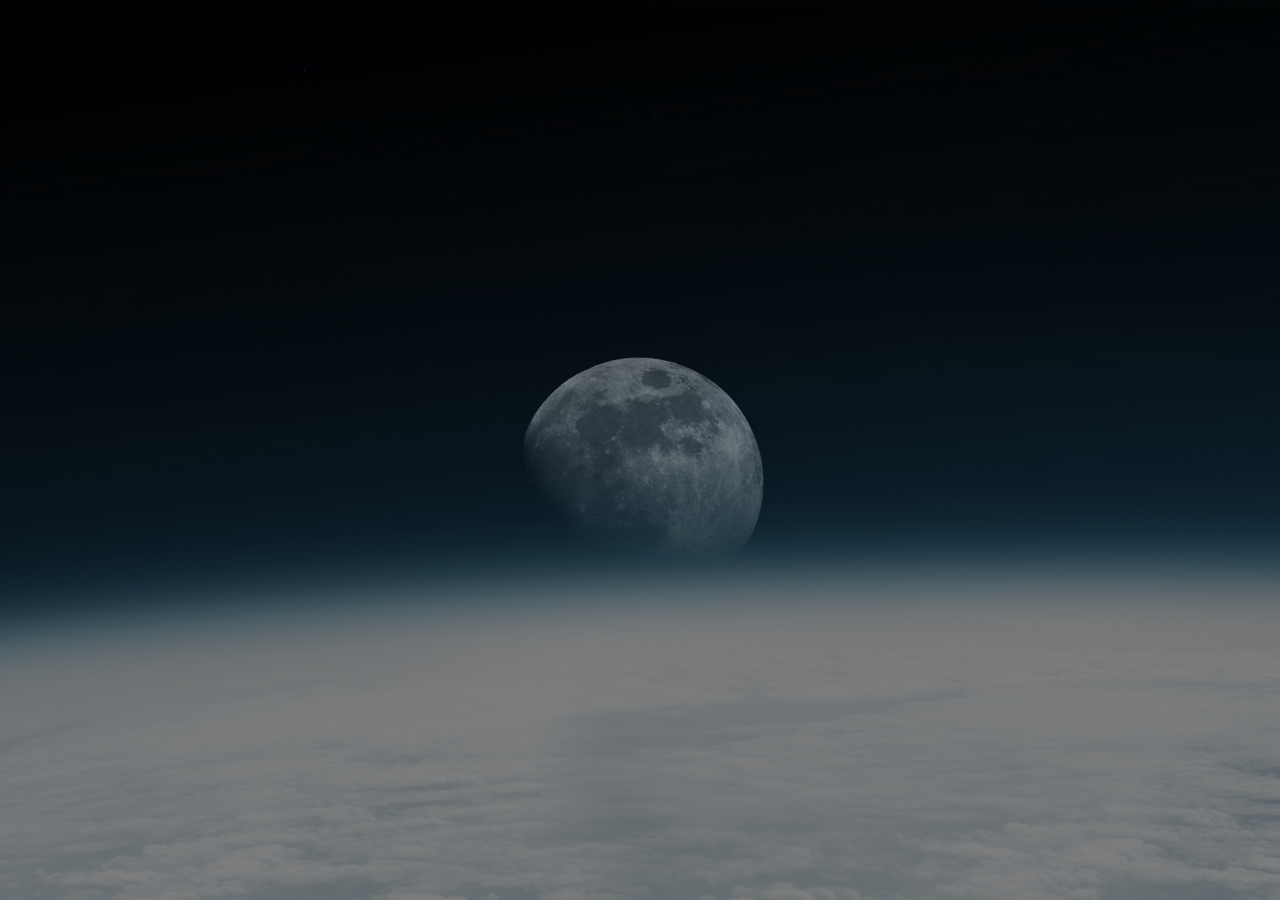
<file: index.html>
<!doctype html>
<!--[if lt IE 7 ]><html class="ie ie6" lang="ja"> <![endif]-->
<!--[if IE 7 ]><html class="ie ie7" lang="ja"> <![endif]-->
<!--[if IE 8 ]><html class="ie ie8" lang="ja"> <![endif]-->
<!--[if (gte IE 9)|!(IE)]><!--><html lang="ja"> <!--<![endif]-->
<head>
<meta charset="utf-8">

<!--
窶｢窶｢窶｢窶｢窶｢窶｢窶｢窶｢窶｢窶｢窶｢窶｢窶｢窶｢窶｢窶｢窶｢窶｢窶｢窶｢窶｢窶｢窶｢窶｢

Powered by Type & Grids邃｢
www.typeandgrids.com

窶｢窶｢窶｢窶｢窶｢窶｢窶｢窶｢窶｢窶｢窶｢窶｢窶｢窶｢窶｢窶｢窶｢窶｢窶｢窶｢窶｢窶｢窶｢窶｢
-->

<title>幻想早月町四丁目 &mdash; Phantasmagolia</title>
<meta name="description" content="CREの製作した配線図やSimutransアドオンなど">
<meta name="author" content="CRE">
<meta name="viewport" content="width=device-width, initial-scale=1, maximum-scale=1">

<!-- CSS
================================================================================================= -->
<link rel="stylesheet" href="css/base.css">
<link rel="stylesheet" href="css/themes/type_06.css">
<link rel="stylesheet" href="css/themes/color_12.css">

<!--[if lt IE 9]>
	<script src="http://html5shim.googlecode.com/svn/trunk/html5.js"></script>
<![endif]-->

<!-- Favicons
================================================================================================= -->
<link rel="shortcut icon" href="images/favicons/favicon.ico">
<!--
<link rel="apple-touch-icon" href="images/favicons/apple-touch-icon.png">
<link rel="apple-touch-icon" sizes="72x72" href="images/favicons/apple-touch-icon-72x72.png">
<link rel="apple-touch-icon" sizes="114x114" href="images/favicons/apple-touch-icon-114x114.png">
-->
<!-- JS
================================================================================================= -->
<script src="js/libs/modernizr.min.js"></script>
<script src="js/libs/jquery-1.8.3.min.js"></script>
<script src="js/libs/jquery.easing.1.3.min.js"></script>
<script src="js/libs/jquery.fitvids.js"></script>
<script src="js/script.js"></script>
<script src="js/libs/ga.min.js"></script>

</head>
<body style="background: url(images/backgrounds/bg_luna.jpg) fixed; background-size: cover;">

<!-- Write preloader to page - this allows the site to load for users with JS disabled -->
<script type="text/javascript">
	document.write("<div id='sitePreloader'><div id='preloaderImage'><img src='images/site_preloader.gif' alt='Preloader'></div></div>");
</script>

<div class="container">
	
	<!-- Header begins ========================================================================== -->
	<header class="sixteen columns">
		<div id="logo">
			<h1>幻想早月町四丁目</h1>
			<h2>げんそうはやつきまちよんちょうめ</h2>
			<!--
			<img src="images/logo.png" width="275" height="35" alt="Logo" />
			-->
		</div>
		<nav>
			<ul>
				<!--<li><button id="aboutPage">準備中</button></li>-->
				<li><a href="simu_addon.html">Simutrans</a></li>
				<li><a href="trackmap.html">配線図</a></li>
				<li>|</li>
				<li>はじめに</li>
				<!--<li><a href="http://wordpress.org" target="_blank">Blog</a></li>-->
			</ul>
		</nav>
		<hr>
	</header>
	<!-- Header ends ============================================================================ -->
	
	<!-- top page begins ======================================================================== -->
	<div id="top">
		
		<div class="columns">
			<h1>仮営業中</h1>
			<p>
			ここには、製作した鉄道配線図やSimutransのアドオン<!--、RailSimのプラグイン-->などが放置されています。
			</p>
			<h3>曖昧な更新履歴</h3>
			<iframe width=100% height=220px src="./update.html" style="margin-top: 15px">iframeタグをサポートしているブラウザでご覧ください……</iframe>
			<p>
				
			</p>
			
			<h3>注意事項</h3>
			<p>
				FirefoxとOperaの各最新版にてこちらが意図した通りの表示を確認しています。<br>
				可能な限り配慮はしてありますが、Internet Explorerでは表示が乱れます。
			</p>
			<h4>配線図について</h4>
			<p>
				当方拙作の配線図は目視や他資料を元に作成している為、<strong style="text-decoration: underline;">必ずしも正確ではない部分があります</strong>。予めご了承ください。
			</p>
			
			<h4>Simutrans アドオン</h4>
			<p>
				経営/輸送シュミレーションゲームの<a href="http://www.simutrans.com/" target="_blank">Simutrans</a>に追加して使えるアドオンです。(このサイトでは単に「アドオン」と呼んでいます)<br>
				普段は<a href="http://wikiwiki.jp/twitrans/" target="_blank">Simutrans的な実験室</a>に投稿していますがバックアップとして、また実験室に上げる程でもない試用版の置き場所としてここにも設けています。<br>
				
			</p>
			<h5>使用上の注意</h5><br>
			<ul class="disc">
				<li>再配布は原則禁止です &ndash; 例外として、NetSimutransやBattleSimutransに使用するためにpaksetに含めることは可能です。</li>
				<li>ソース(pngとdat)が付属しているアドオンは改造して配布することが可能です。 &ndash; 逆に、ソースの無いアドオンは改造はできますが配布は禁止です。</li>
			</ul>
			
<!--			<h4>RailSim プラグイン</h4>
			<p>
				3D箱庭鉄道シュミレーションゲームの<a href="http://www.biwako.ne.jp/~hiroharu/railsim.html" target="_blank">RailSim II</a>に追加して使えるプラグインです。(このサイトでは単に「プラグイン」と呼んでいます)<br>
				造形能力が非常に乏しいため殆ど製作していませんが一応置いていくつもりです。
			</p>
			<h5>使用上の注意</h5><br>
			<ul class="disc">
				<li>再配布は禁止です。</li>
				<li>改造品以外と記して有るものは改造して配布することが可能です。 &ndash; 逆に、改造品は改造禁止です。</li>
				<li>競技利用は自作品のみ<strong style="text-decoration: underline;">他人に迷惑の掛からない範囲で</strong>可能です。 &ndash; しかし他の作者のプラグインは競技利用を認めていないことが多いですので、競技利用する際は使用するプラグインの各作者の条件もよく読んでください。</li>
			</ul>	-->
			<p>
			お待たせいたしました。右上の項目からお入りください。
			</p>
		</div>
	
	<!-- Footer begins ========================================================================== -->
	<footer class="sixteen columns">
		<hr>
		<ul id="footerLinks">
			<li>&copy; 2015 CRE. All rights reserved.</li>
			<li><a href="https://secure.netowl.jp/webcrow/">Administration</a></li>
			<!--Notice: The "Powered by Type & Grids" link in the footer is required in the Free version. Upgrade to the Pro version if you would like to remove it. (www.typeandgrids.com/pirates) -->
			
			<li>Powered by <a href="http://www.typeandgrids.com" target="_blank">Type &amp; Grids</a></li>
		</ul>
	</footer>
	<!-- Footer ends ============================================================================ -->
		
</div><!-- container -->
</div>
</body>
</html>
</file>
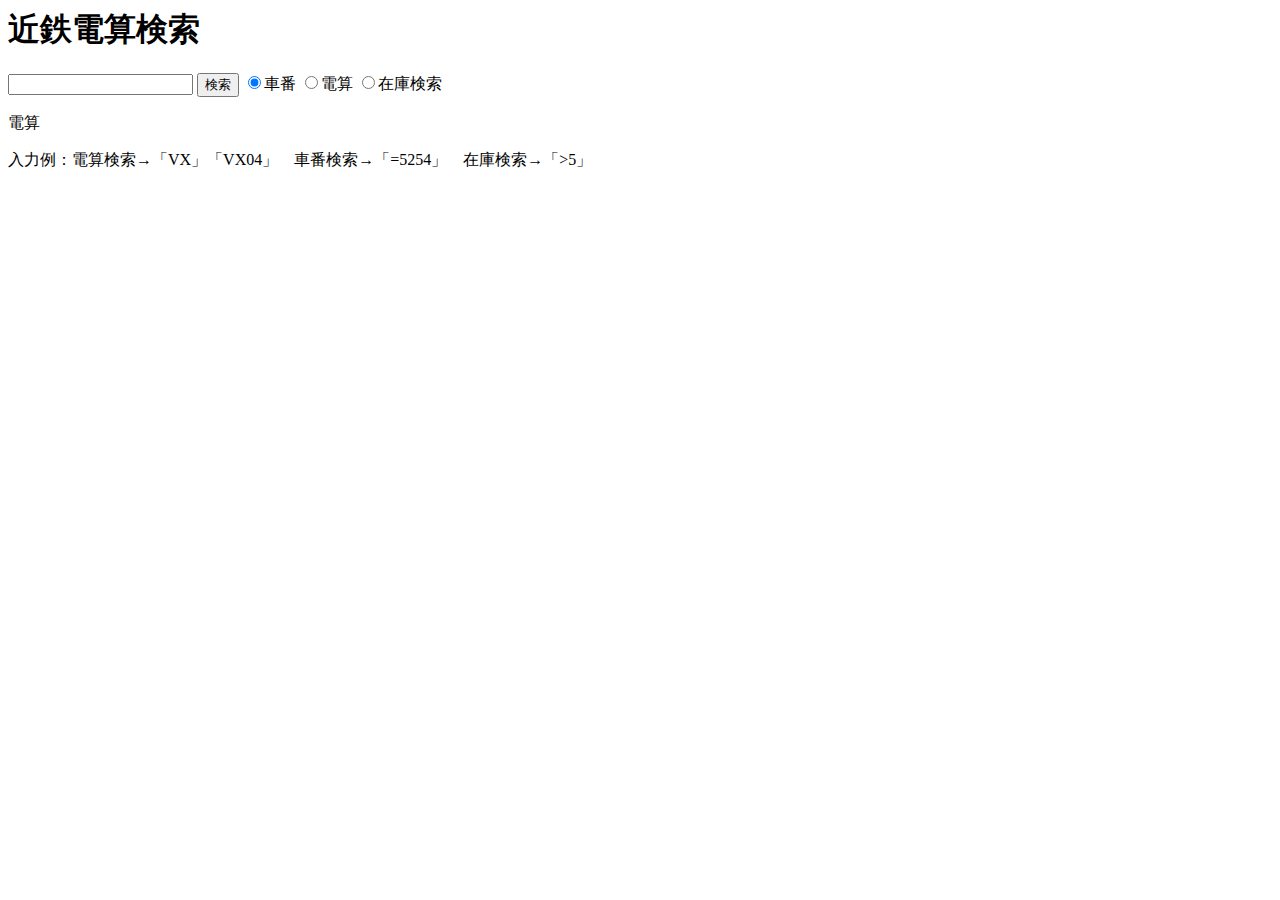
<file: projects/kintetsu_finder/index.html>
<html>
<head>
<meta http-equiv="Content-Type" content="text/html; charset=utf-8">
<title>近鉄電算検索</title>
<script type="text/javascript" src="xmlhttp.js"></script>
<script type="text/javascript"><!--
function loadTextFile(fName)
{
httpObj = createXMLHttpRequest(displayData);
if (httpObj)
{
httpObj.open("GET",fName,true);
httpObj.send(null);
}
}
function displayData()
{
if ((httpObj.readyState == 4) && (httpObj.status == 200))
{
	//CSVから配列変数へ読込
	CSVtoAD(httpObj.responseText);
}
}
// --></script>
</head>
<body onLoad="loadTextFile('sample4.csv')">
<h1>近鉄電算検索</h1>
<form name="ajaxForm" onSubmit="output_result(); return false">
		<input type="text" name="searchtext"> 
		<input type="submit" value="検索">
		<input type="radio" name="r_ffs" value="0" checked>車番 
		<input type="radio" name="r_ffs" value="3">電算 
		<input type="radio" name="r_ffs" value="4">在庫検索 
</form>
	<p>電算</p>
<div id="resultData">入力例：電算検索→「VX」「VX04」　車番検索→「=5254」　在庫検索→「&gt;5」</div>

<script type="text/javascript"><!--
//CSVから配列変数へ読込
function CSVtoAD(csv) {
	var n,m;
	
	var count_rec = 0; //レコードを数える
	var count_fld = 0; //フィールドを数える
	
	//改行コード
	csv = csv.replace(/\r\n/g,"\n");
	csv = csv.replace(/\r/g,"\n");
	
	//""（フィールド内の"に対応）
	csv = csv.replace(/""/g,"&quot;");
	
	list = new Array();
	
	//データ毎の取得処理
	n = 0;
	do {
		//次の改行位置
		var eor = csv.indexOf("\n",n);
		
		if (eor > -1) {
			if (csv.substring(n,eor) != "") {
				//フィールド用配列
				if (count_fld == 0) list[count_rec] = new Array();
				
				//先頭に「"」がある場合
				var m = csv.indexOf("\"",n);
				if (m == n) {
					//次の「"」をデータの終わりとする
					eod = csv.indexOf("\"",n+1) + 1;
					//レコードの終わり位置の修正（""内の改行を無視）
					eor = csv.indexOf("\n",eod);
					
					m = 1;
				} else {
					m = 0;
					eod = n;
				}
				
				//「,」の位置
				eod = csv.indexOf(",",eod);
				//改行の前にある場合
				if ((eod > -1) && (eod < eor)) {
					//そのままフィールドの終わりとする
				} else {
					//改行位置をフィールドの終わりとする
					eod = eor;
				}
				
				//配列変数へ
				list[count_rec][count_fld] = csv.substring(n+m,eod-m);
												
				//レコードの終わり
				if (eod == eor) {
					count_rec++;
					count_fld = 0;
				} else {
					count_fld++;
				}
				
				//次の検索開始位置
				n = eod + 1;
					
			} else {
				count_fld = 0;
				n = eor + 1;
			}		
		}
		
		if (n > csv.length) eor = -1;

	} while (eor > -1);
}

//検索結果の取得
function output_result() {
	var n,m,r;
	//検索文字列を取得
	var s = document.ajaxForm.searchtext.value;
	//検索結果
	t = "";
	
	//検索結果用の配列変数
	result = new Array();
	
	//検索対象フィールド
	var ffs = document.ajaxForm.r_ffs.length;
	for (n=0;n<ffs;n++) {
		if (document.ajaxForm.r_ffs[n].checked) {
			ffs = document.ajaxForm.r_ffs[n].value;
			break;
		}
	}
	//検索分岐
	if (ffs > 0) {
		//先頭の文字に「=<>」がある場合
		var k = s.substr(0,1);
		if ((k == "=") || (k == "<") || (k == ">")) {
			//2番目の文字に「=<>」がある場合
			var j = s.substr(1,1);
			if ((j == "=") || (j == "<") || (j == ">")) {
				kakaku = s.substring(2,s.length);
			} else {
				kakaku = s.substring(1,s.length);
			}
		} else {
			//記号未入力の場合
			k = "=";
			j = k;
			kakaku = s;
		}

		//文字列を数値化
		if (isNaN(kakaku)) {
			alert("数値を正しく入力してください。");
			return false;
		}
		kakaku = eval(kakaku);
		
		//数値検索
		for (n=1;n<list.length;n++) {
			//検索ヒット
			var bool = false;
			if ((k == "<") || (j == "<")) bool = (list[n][ffs] < kakaku);
			if ((k == ">") || (j == ">")) bool = (list[n][ffs] > kakaku);
			if (! bool) {
				if ((k == "=") || (j == "=")) bool = (list[n][ffs] == kakaku);
			}
			//ヒットしたデータを取得
			if (bool) result.push(list[n][0]);
		}
		
	} else {
		//テキスト検索
		for (n=1;n<list.length;n++) {
			//検索ヒット
			var bool = false;
			//[1]商品名～[6]説明文を検索
			for (m=1;m<7;m++) {
				//正規表現（大文字小文字無視）
				reg = new RegExp(s,"i")
				//部分検索
				r = list[n][m].match(reg);
				if ((r != "") && (r != null)) {
					//ヒットしたデータを取得
					result.push(list[n][0]);
					//以後の項目は検索しない
					break;
				}
			}
		}
	}

	//★並び替え
	sort_result(ffs);

	//検索一覧の表示
	output_result2(0);
}

//★並び替え
function sort_result(ffs) {
	var n,m;
	
	//★対象フィールド
	var fbs = 0;
	if ((ffs > 0) && (ffs < 5)) fbs = ffs;
	
	if ((fbs > 0) && (result.length > 0)) {
		//事前処理
		var lst = new Array();
		for (n=0;n<result.length;n++) {
			if (isNaN(list[result[n]][fbs])) {
				//テキスト比較
				lst[n] = list[result[n]][fbs].toLowerCase();
			} else {
				//数値比較
				lst[n] = eval(list[result[n]][fbs]);
			}
		}		
		//並び替え
		for (n=0;n<result.length-1;n++) {
			for (m=n+1;m<result.length;m++) {
				if (lst[n] > lst[m]) {
					//データ番号の入れ替え
					var r = result[n];
					result[n] = result[m];
					result[m] = r;
				}
			}
		}
	}
}
	
//検索結果の表示
function output_result2(num) {
	var n,t;
	
	//★検索件数
	var t = "<p>検索結果：" + result.length + "件　並び替え：";
	for (n=1;n<5;n++) {
		if (n > 1) t += " / ";
		t += list[0][n] + " <a href='javascript:sort_result(" + n + "); output_result2(0)'>昇順</a> <a href='javascript:sort_result(" + n + "); output_result2(1)'>降順</a>";
	}
	t += "</p>";
	//検索結果
	if (result.length > 0) {
		//テーブル
		for (n=0;n<result.length;n++) {
			//★取り出し順の選択
			if (num > 0) t += output_text(result[result.length-1-n]);
			else t += output_text(result[n]);
		}
	}
	
	//結果出力
	document.getElementById("resultData").innerHTML = t;
}

//データ取得
function output_text(num) {
	var n;
		
	var t = "<p><a href='javascript:output_detail(" + num + ")'>" + list[num][1] + " 【" + list[num][2] + "】</a> 価格：" + format_comma(list[num][3]) + " 在庫：" + list[num][4] + "<br>" + list[num][6] + "</p>";
	

	//データ出力
	return t;
}

//詳細データの表示
function output_detail(idx) {
	var n;
	
	var t = "<p><a href='javascript:void(0)' onClick='output_result2()'>&lt;&lt;検索一覧に戻る</a></p>";
	
	if (idx > 0) {
		t += "<table border='2'>";
		t += "<tr><td bgcolor='#ffff99'>" + list[0][1] + "</td><td>" + list[idx][1] + "</td><td rowspan='5'><img src='img/" + list[idx][7] + "' height='200'></td></tr>";
		t += "<tr><td bgcolor='#ffff99'>" + list[0][2] + "</td><td>" + list[idx][2] + "</td></tr>";
		t += "<tr><td bgcolor='#ffff99'>" + list[0][3] + "</td><td align='right'>" + format_comma(list[idx][3]) + "</td></tr>";
		t += "<tr><td bgcolor='#ffff99'>" + list[0][4] + "</td><td align='right'>" + list[idx][4] + "</td></tr>";
		t += "<tr><td bgcolor='#ffff99'>" + list[0][5] + "</td><td align='center'>" + list[idx][5] + "</td></tr>";
		t += "<tr><td bgcolor='#ffff99'>" + list[0][6] + "</td><td colspan='2'>" + list[idx][6].replace(/\n/g,"<br>") + "</td></tr>";
		t += "</table>";
	}
	
	//テーブル出力
	document.getElementById("resultData").innerHTML = t;
}

//整数にカンマを追加
function format_comma(num) {
	var n;
	
	//桁数
	var l = num.length;
	
	var s = "";
	for (n=0;n<l;n++) {
			if ((n > 0) && (((l-n)%3) == 0)) s += ","
			s += num.substr(n,1);
	}
	
	return s;
}
// --></script>

</body>
</html>
</file>
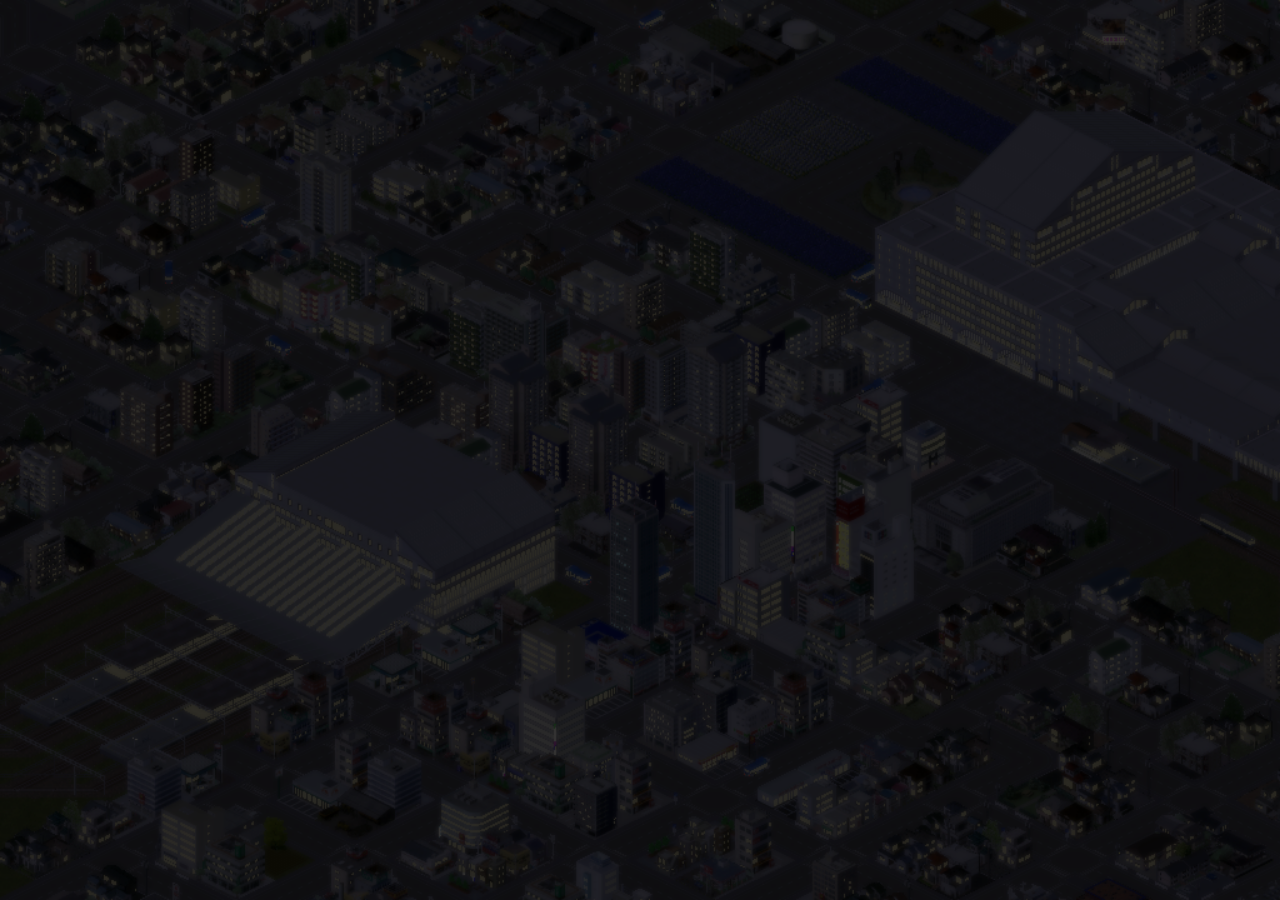
<file: simu_addon.html>
<!doctype html>
<!--[if lt IE 7 ]><html class="ie ie6" lang="ja"> <![endif]-->
<!--[if IE 7 ]><html class="ie ie7" lang="ja"> <![endif]-->
<!--[if IE 8 ]><html class="ie ie8" lang="ja"> <![endif]-->
<!--[if (gte IE 9)|!(IE)]><!--><html lang="ja"> <!--<![endif]-->
<head>
<meta charset="utf-8">

<!--

Powered by Type & Grids邃｢
www.typeandgrids.com

-->

<title>幻想早月町四丁目 &mdash; Phantasmagolia</title>
<meta name="description" content="The portfolio of designer Ivan Designostrom">
<meta name="author" content="Ivan Designostrom">
<meta name="viewport" content="width=device-width, initial-scale=1, maximum-scale=1">

<!-- CSS
================================================================================================= -->
<link rel="stylesheet" href="css/base.css">
<link rel="stylesheet" href="css/themes/type_06.css">
<link rel="stylesheet" href="css/themes/color_12.css">

<!--[if lt IE 9]>
	<script src="http://html5shim.googlecode.com/svn/trunk/html5.js"></script>
<![endif]-->

<!-- Favicons
================================================================================================= 
<link rel="shortcut icon" href="images/favicons/favicon.ico">
<link rel="apple-touch-icon" href="images/favicons/apple-touch-icon.png">
<link rel="apple-touch-icon" sizes="72x72" href="images/favicons/apple-touch-icon-72x72.png">
<link rel="apple-touch-icon" sizes="114x114" href="images/favicons/apple-touch-icon-114x114.png">
-->
<!-- JS
================================================================================================= -->
<script src="js/libs/modernizr.min.js"></script>
<script src="js/libs/jquery-1.8.3.min.js"></script>
<script src="js/libs/jquery.easing.1.3.min.js"></script>
<script src="js/libs/jquery.fitvids.js"></script>
<script src="js/script.js"></script>
<script src="js/libs/ga.min.js"></script>

</head>
<body style="background: url(images/backgrounds/bg_simu.png) fixed; background-size: cover;">

<!-- Write preloader to page - this allows the site to load for users with JS disabled
<script type="text/javascript">
	document.write("<div id='sitePreloader'><div id='preloaderImage'><img src='images/site_preloader.gif' alt='Preloader' /></div></div>");
</script>
 -->

<div class="container">
	
	<!-- Header begins ========================================================================== -->
	<header class="sixteen columns">
		<div id="logo">
			<h1>幻想早月町四丁目</h1>
			<h2>げんそうはやつきまちよんちょうめ</h2>
			<!--<img src="images/logo.png" width="275" height="35" alt="Logo" />-->
		</div>
		<nav>
			<ul>
				<li><a href="index.html">&lt;&lt;戻る</a></li>
				<li>|</li>
				<li>Simutrans</li>
			</ul>
		</nav>
		<hr />
	</header>
	<!-- Header ends ============================================================================ -->
	
	<!-- Main page begins ======================================================================== -->
	<div id="top">
		<!-- Column 1 begins ==================================================================== -->
		<div class="columns">
		<div id="overview" class="sixteen columns">
			<h4>Simutrans</h4>
			<h5>車輌</h5>
			<!--<hr />-->
		</div>

		<div class="eight columns" id="col1">

			<!-- Project begins ================================================================= -->
			<div class="project">

				<div class="projectThumbnail">
					<svg class="thumbnailMask"></svg>
					<div class="projectThumbnailHover">
						<h4>近鉄5200系電車</h4>
						<h5>Kintetsu Type 5200 Emu</h5>
					</div>
					
					<img src="images/projects/CRE_KT5200_thumb.png" alt="Code VX" class="thumbnailImage" />
				</div>

				<ul class="portfolioSliderData">
					<li data-src="images/projects/CRE_KT5200_thumb.png"></li>
					<li data-src="images/projects/CRE_KT5200_Preview.png"></li>
				</ul>

				<div class="projectInfo">
					<h4>近鉄5200系電車</h4>
					<div class="projectNavCounter"></div>
					<div class="projectNav">
						<div class="projectNavEnlarge"><button class="enlargeButton" onClick="window.location.href='files/CRE_KT5200.zip'">回収</button></div>
						<div class="projectNavClose"><button class="closeButton">閉じる</button></div>
						<div class="projectNavButtons"><button class="prev">前</button> &mdash; <button class="next">次</button></div>
					</div>
					<p>
						名古屋線・大阪線で2610系等に代わる主に長距離急行用・団体用車両として製造された近鉄5200系っぽいアドオンです。外見の殆ど変わらない5209系と5211系にも代用できると思います。<br>
						上記「回収」からダウンロード出来ます。
					</p>
					<ul>
						<li><strong>最高速度:</strong> 110km/s (実車は105km/h)</li>
						<li><strong>備　　考:</strong> Yoshi氏の221系を改造しています。pak128のHaru氏の5200系を参考にさせていただきました。</li>
						<li><strong>最終更新:</strong> 2015/01</li>
					</ul>
				</div>

			</div>
			<!-- Project ends =================================================================== -->
			
			<!-- Project begins ================================================================= -->
			<div class="project">

				<div class="projectThumbnail">
					<svg class="thumbnailMask"></svg>
					<div class="projectThumbnailHover">
						<h4>近鉄VVVF車詰合せ</h4>
						<h5>Kintetsu VVVF Car set</h5>
					</div>
					<img src="images/projects/CRE_KT_VVVF_thumb.png" alt="Code VE/VL/VH/DH" class="thumbnailImage" />
				</div>

				<ul class="portfolioSliderData">
					<li data-src="images/projects/CRE_KT_VVVF_thumb.png"></li>
					<li data-src="images/projects/CRE_KT_VVVF_Preview.png"></li>
				</ul>

				<div class="projectInfo">
					<h4>近鉄1026/1031/1233/5800系</h4>
					<div class="projectNavCounter"></div>
					<div class="projectNav">
						<div class="projectNavEnlarge"><button class="enlargeButton" onClick="window.location.href='files/CRE_KT_VVVF.zip'">回収</button></div>
						<div class="projectNavClose"><button class="closeButton">閉じる</button></div>
						<div class="projectNavButtons"><button class="prev"></button><button class="next"></button></div>
					</div>

					<p>
						近鉄で幅広く運用されている近鉄VVVF車群というよりは角顔車群っぽいアドオンです。<br>1026系・1031系・1233系・5800系っぽいものが再現できます。<br>
						外観の殆ど変わらない1201系・1220系・1240系・1249系・1252系・1253系・1254系・1259系・1400系・1422系・1430系・1435系・1436系・1437系・1440系・1620系、<br>
						また狭軌線用の6400系・6407系・6413系・6419系・6422系・6432系・6600系・6620系・6623系としても代用できると思います(全形式書くの面倒過ぎる…)。
					</p>
					<ul>
						<li><strong>最高速度:</strong> 120km/s (実車は105km/h)</li>
						<li><strong>備　　考:</strong> 拙作の5200系からの改造です。pak128のHaru氏の5800系を参考にさせていただきました。</li>
						<li><strong>最終更新:</strong> 2015/05</li>
					</ul>
				</div>

			</div>
			<!-- Project ends =================================================================== -->

			<!-- Project begins ================================================================= -->
			<div class="project">

				<div class="projectThumbnail">
					<svg class="thumbnailMask"></svg>
					<div class="projectThumbnailHover">
						<h4>富山地鉄14760形</h4>
						<h5>Toyama Regional Railway Type 14760 Emu</h5>
					</div>
					<img src="images/projects/CRE_TRR14760_thumb.png" alt="Project 03" class="thumbnailImage" />
				</div>

				<ul class="portfolioSliderData">
					<li data-src="images/projects/CRE_TRR14760_thumb.png"></li>
					<li data-src="images/projects/CRE_TRR14760_Preview.png"></li>
				</ul>

				<div class="projectInfo">
					<h4>富山地鉄14760形/クハ175形</h4>
					<div class="projectNavCounter"></div>
					<div class="projectNav">
						<div class="projectNavEnlarge"><button class="enlargeButton" onClick="window.location.href='files/CRE_TRR14760.zip'">回収</button></div>
						<div class="projectNavClose"><button class="closeButton">閉じる</button></div>
						<div class="projectNavButtons"><button class="prev"></button><button class="next"></button></div>
					</div>
					<p>
						立山を駆け抜ける地鉄のお局様 こと富山地方鉄道14760形っぽいアドオンです。<br>
						クハ175形と合わせて柔軟な運用を行うことが可能です。<br>
					</p>
					<ul>
						<li><strong>最高速度:</strong> 100km/h (実車は95km/h)</li>
						<li><strong>備　　考:</strong> 月羽氏の北陸鉄道8800系からの改造です。</li>
						<li><strong>最終更新:</strong> 2016/03</li>
					</ul>
				</div>

			</div>
			<!-- Project ends =================================================================== -->
			
			<!-- Project begins ================================================================= -->
			<div class="project">

				<div class="projectThumbnail">
					<svg class="thumbnailMask"></svg>
					<div class="projectThumbnailHover">
						<h4>近鉄22000系</h4>
						<h5>Kintetsu Type 22000 Emu</h5>
					</div>
					<img src="images/projects/CRE_KT22000_thumb.png" alt="Code AS/AL" class="thumbnailImage" />
				</div>

				<ul class="portfolioSliderData">
					<li data-src="images/projects/CRE_KT22000_thumb.png"></li>
					<li data-src="images/projects/CRE_KT22000_Preview.png"></li>
				</ul>

				<div class="projectInfo">
					<h4>近鉄22000系</h4>
					<div class="projectNavCounter"></div>
					<div class="projectNav">
						<div class="projectNavEnlarge"><button class="enlargeButton" onClick="window.location.href='files/CRE_KT_Ace.zip'">回収</button></div>
						<div class="projectNavClose"><button class="closeButton">閉じる</button></div>
						<div class="projectNavButtons"><button class="prev"></button><button class="next"></button></div>
					</div>
					<p>
						2/4両を自在に併結して広大な路線網での柔軟な運用を支える近鉄の汎用特急型車両です。<br>
						在来塗装とリニューアルで座席定員の減少した新塗装、またそれぞれの二等旅客と一等旅客仕様を同梱しています。
					</p>
					<ul>
						<li><strong>最高速度:</strong> 130km/h </li>
						<li><strong>備　　考:</strong>  </li>
						<li><strong>最終更新:</strong> 2017/12 </li>
					</ul>
				</div>

			</div>
			<!-- Project ends =================================================================== -->

			<!-- Project begins ================================================================= -->
			<div class="project">
				
				<div class="projectThumbnail">
					<svg class="thumbnailMask"></svg>
					<div class="projectThumbnailHover">
						<h4>準備中</h4>
						<h5>Not in Service</h5>
					</div>
					<img src="images/projects/under_const.png" alt="Project 04" class="thumbnailImage" />
				</div>

				<div class="projectInfo">
					<h4>回送</h4>
					<div class="projectNavCounter"></div>
					<div class="projectNav">
						<div class="projectNavEnlarge"><button class="enlargeButton" onClick="window.location.href='404.html'">回収</button></div>
						<div class="projectNavClose"><button class="closeButton">閉じる</button></div>
						<div class="projectNavButtons"><button class="prev"></button><button class="next"></button></div>
					</div>
					<p>
						御利用になれません
					</p>
					<ul>
						<li><strong>最高速度:</strong> </li>
						<li><strong>備　　考:</strong> </li>
						<li><strong>配布予定:</strong> 未定</li>
					</ul>
				</div>
				
			</div>
			<!-- Project ends =================================================================== -->
			<!-- Project begins ================================================================= -->
			<div class="project">

				<div class="projectThumbnail">
					<svg class="thumbnailMask"></svg>
					<div class="projectThumbnailHover">
						<h4>準備中</h4>
						<h5>Not in Service</h5>
					</div>
					<img src="images/projects/under_const.png" alt="Project 04" class="thumbnailImage" />
				</div>

				<div class="projectInfo">
					<h4>回送</h4>
					<div class="projectNavCounter"></div>
					<div class="projectNav">
						<div class="projectNavEnlarge"><button class="enlargeButton" onClick="window.location.href='404.html'">回収</button></div>
						<div class="projectNavClose"><button class="closeButton">閉じる</button></div>
						<div class="projectNavButtons"><button class="prev"></button><button class="next"></button></div>
					</div>
					<p>
						御利用になれません
					</p>
					<ul>
						<li><strong>最高速度:</strong> </li>
						<li><strong>備　　考:</strong> </li>
						<li><strong>配布予定:</strong> 未定</li>
					</ul>
				</div>

			</div>
			<!-- Project ends =================================================================== -->

		</div><!-- col1 -->
		
		<!-- Even numbered projects are dynamically moved into this second column via JS -->
		<div class="eight columns" id="col2">
		</div>

	</div>
	<!-- Main page ends ========================================================================= -->
		
	<!-- Footer begins ========================================================================== -->
	<footer class="sixteen columns">
		<hr />
		<ul id="footerLinks">
			<li>&copy; 2015 CRE. All rights reserved.</li>
			<li><a href="">Administration</a></li>
			<!--Notice: The "Powered by Type & Grids" link in the footer is required in the Free version. Upgrade to the Pro version if you would like to remove it. (www.typeandgrids.com/pirates) -->
			
			<li>Powered by <a href="http://www.typeandgrids.com" target="_blank">Type &amp; Grids</a></li>
		</ul>
	</footer>
	<!-- Footer ends ============================================================================ -->

</div><!-- container -->
</body>
</html>
</file>
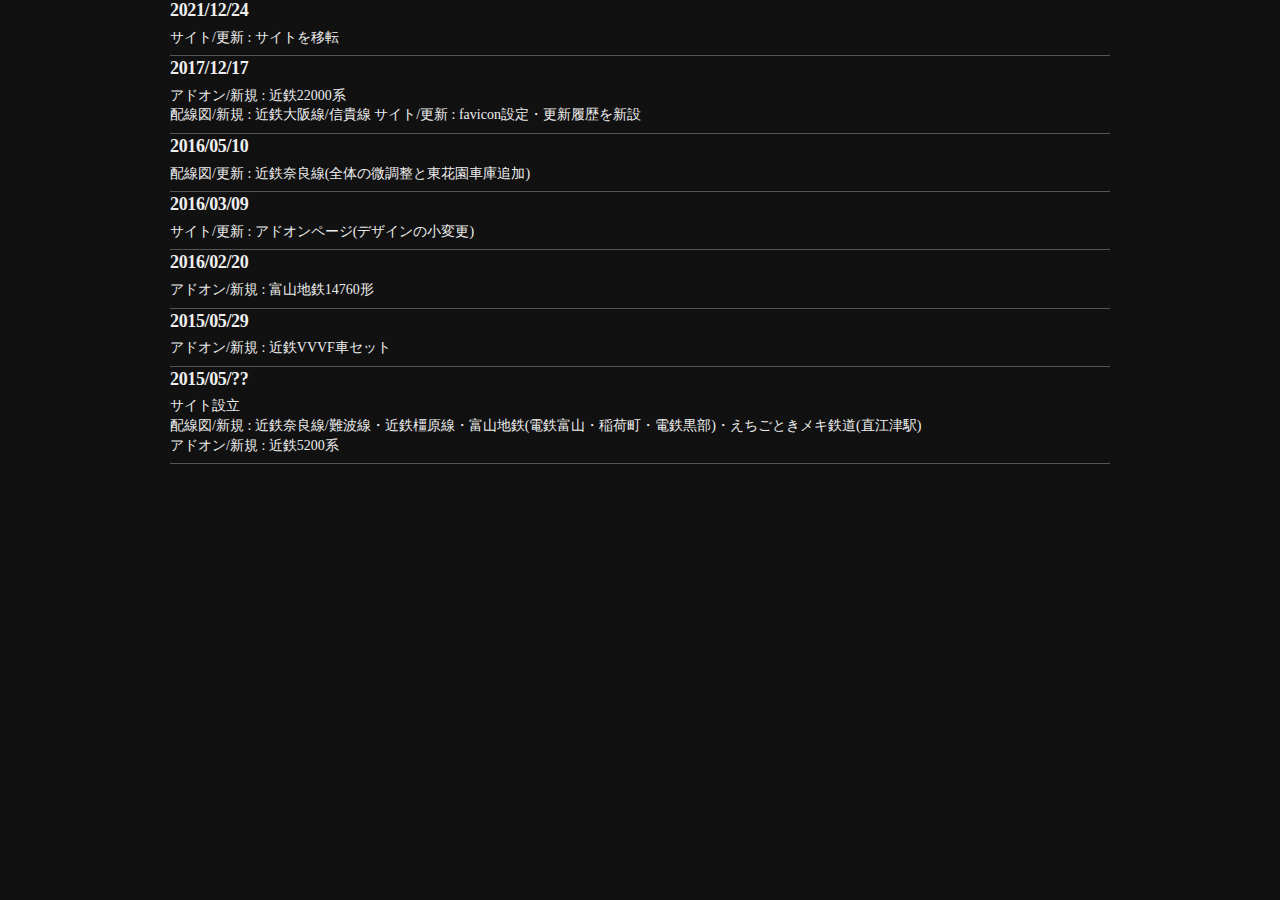
<file: update.html>
﻿<!doctype html>
<!--[if lt IE 7 ]><html class="ie ie6" lang="ja"> <![endif]-->
<!--[if IE 7 ]><html class="ie ie7" lang="ja"> <![endif]-->
<!--[if IE 8 ]><html class="ie ie8" lang="ja"> <![endif]-->
<!--[if (gte IE 9)|!(IE)]><!--><html lang="ja"> <!--<![endif]-->
<head>
<meta charset="utf-8">

<!--

Powered by Type & Grids
www.typeandgrids.com

-->

<title>更新履歴</title>
<meta name="viewport" content="width=device-width, initial-scale=1, maximum-scale=1">

<!-- CSS
================================================================================================= -->
<link rel="stylesheet" href="css/base.css">
<link rel="stylesheet" href="css/themes/type_06.css">
<link rel="stylesheet" href="css/themes/color_12.css">

<!--- Inline CSS -->
<style><!--
hr { margin-top: -12px; margin-bottom: 2px; }
--></style>

<!--[if lt IE 9]>
	<script src="http://html5shim.googlecode.com/svn/trunk/html5.js"></script>
<![endif]-->

<!-- Favicons
============================================================================================= -->
<link rel="shortcut icon" href="images/favicons/favicon.ico"> <!--
<link rel="apple-touch-icon" href="images/favicons/apple-touch-icon.png">
<link rel="apple-touch-icon" sizes="72x72" href="images/favicons/apple-touch-icon-72x72.png">
<link rel="apple-touch-icon" sizes="114x114" href="images/favicons/apple-touch-icon-114x114.png">
-->
</head>
<body>

<div class="container">
	<div class="sixteen columns">
		<h4>2021/12/24</h4>
		<p>サイト/更新 : サイトを移転
		</p><hr>
		<h4>2017/12/17</h4>
		<p>
			アドオン/新規 : 近鉄22000系<br>
			配線図/新規 : 近鉄大阪線/信貴線
			サイト/更新 : favicon設定・更新履歴を新設
		</p><hr>
		<h4>2016/05/10</h4>
		<p>配線図/更新 : 近鉄奈良線(全体の微調整と東花園車庫追加)</p><hr>
		<h4>2016/03/09</h4>
		<p>サイト/更新 : アドオンページ(デザインの小変更)</p><hr>
		<h4>2016/02/20</h4>
		<p>アドオン/新規 : 富山地鉄14760形</p><hr>
		<h4>2015/05/29</h4>
		<p>アドオン/新規 : 近鉄VVVF車セット</p><hr>
		<h4>2015/05/??</h4>
		<p>
			サイト設立<br>
			配線図/新規 : 近鉄奈良線/難波線・近鉄橿原線・富山地鉄(電鉄富山・稲荷町・電鉄黒部)・えちごときメキ鉄道(直江津駅)<br>
			アドオン/新規 : 近鉄5200系
		</p><hr>
	</div>
</div>

</body>
</html>
</file>
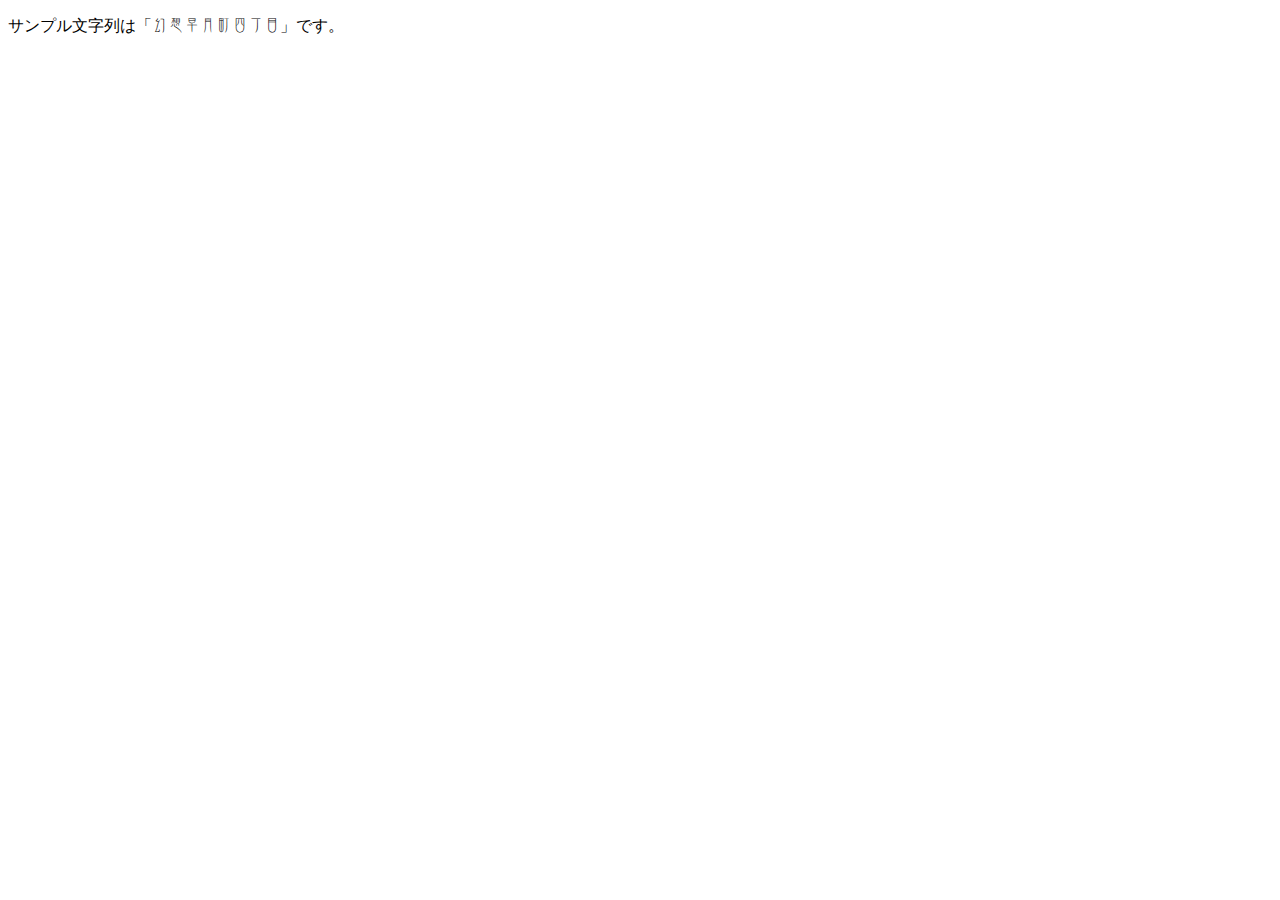
<file: fonts/Logo/Logo.html>
<!DOCTYPE html PUBLIC "-//W3C//DTD XHTML 1.0 Strict//EN" "http://www.w3.org/TR/xhtml1/DTD/xhtml1-strict.dtd">
<html xmlns="http://www.w3.org/1999/xhtml" xml:lang="ja" lang="ja">
<head>
<meta http-equiv="Content-Type" content="text/html; charset=utf-8" />

<style type="text/css">
@font-face {
  font-family: "myFont";
  src: url("Logo.eot?") format('eot'),
       url("Logo.woff") format('woff'),
       url("Logo.ttf")  format('truetype');
}
.myFontClass {
  font-family: "myFont";
}
</style>

<body>
<p>サンプル文字列は「<span class="myFontClass">幻想早月町四丁目</span>」です。</p>
</body>
</html>
</file>
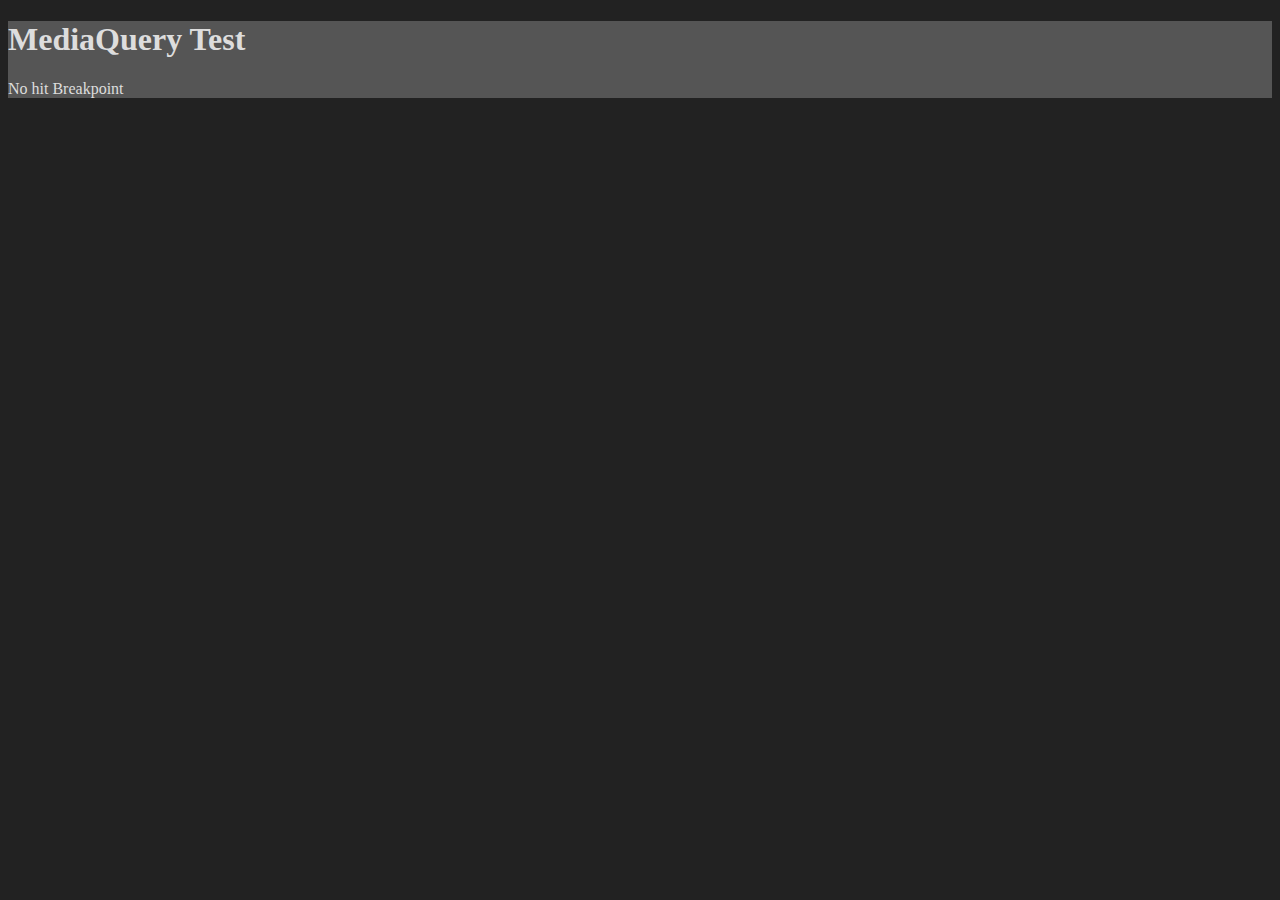
<file: projects/new_framework/test.html>
<!DOCTYPE html>
	<head>
		<title>MediaQuery Test</title>
		<style>
			body{
				background-color: #222;
				color: #DDD;
			}
			#result, #content{
				background-color: #555;
			}
			.red{
				color: #F40;
			}
			.purple{
				color: #F4F;
			}
			.blue{
				color: #04F;
			}
		</style>
		<script>
			// var mediaQuery896 = matchMedia("(max-width: 896px)");

			// function screenIsWide() {
			// 	var mq = window.matchMedia("(max-width: 896px)");
			// 	return mq.matches;
			// }

			// function screenIsNarrow() {
			// 	var mq = window.matchMedia("(max-width: 599px)");
			// 	return mq.matches;
			// }

			var screenIsWide = window.matchMedia("(max-width: 896px)");
			var screenIsNarrow = window.matchMedia("(max-width: 599px)");
			// ウィンドウサイズが変更されても実行されるように
			screenIsWide.addEventListener("change", handle);
			screenIsNarrow.addEventListener("change", handle2);

			function handle() {
				// ウィンドウサイズが896px以下の時
				document.querySelector("#result").classList.remove(...Element.classList);
				document.querySelector("#result").classList.add("red");
				document.querySelector("#contents").classList.remove(...Element.classList);
				document.querySelector("#contents").classList.add("red");
				document.querySelector("#contents").innerHTML = "Breakpoint hit (896px)";
			}
			function handle2() {
				// <= 599px
				document.querySelector("#result").classList.remove(...Element.classList);
				document.querySelector("#result").classList.add("purple");
				document.querySelector("#contents").classList.remove(...Element.classList);
				document.querySelector("#contents").classList.add("purple");
				document.querySelector("#contents").innerHTML = "Breakpoint hit (599px)";
			}
			function handle3() {
				// それ以外
				document.querySelector("#result").classList.remove(...Element.classList);
				document.querySelector("#contents").classList.remove(...Element.classList);
				document.querySelector("#contents").innerHTML = "No hit Breakpoint";
			

			// ページが読み込まれた時に実行
			// handle(mediaQuery896);
		</script>
	</head>
	<body>
		<div id="result">
			<h1>MediaQuery Test</h1>
			<p id="content">No hit Breakpoint</p>
		</div>
	</body>
</html>
</file>
<file: css/base.css>
/*
••••••••••••••••••••••••

Powered by Type & Grids™
www.typeandgrids.com

••••••••••••••••••••••••
*/

/*
Responsive grid is from Skeleton by Dave Gamache
www.getskeleton.com
*/

/*===================================================================================================
Contents
=====================================================================================================
	1) Reset & basics
	2) Basic styles
	3) Typography
	4) Links
	5) Lists
	6) Images
	7) Buttons
	8) Forms
	9) Misc
	10) Base 960 grid
    11) Tablet (Portrait)
    12) Mobile (Portrait)
    13) Mobile (Landscape)
    14) Clearing
	15) Portfolio slider
	16) Site styles
	17) Media queries
	18) Print styles
*/

/*===================================================================================================
1) Reset & basics
===================================================================================================*/
	html, body, div, span, applet, object, iframe, h1, h2, h3, h4, h5, h6, p, blockquote, pre, a, abbr, acronym, address, big, cite, code, del, dfn, em, img, ins, kbd, q, s, samp, small, strike, strong, sub, sup, tt, var, b, u, i, center, dl, dt, dd, ol, ul, li, fieldset, form, label, legend, article, aside, canvas, details, embed, figure, figcaption, footer, header, hgroup, menu, nav, output, ruby, section, summary, time, mark, audio, video {
		margin: 0;
		padding: 0;
		border: 0;
		font-size: 100%;
		font: inherit;
		vertical-align: baseline; }
	article, aside, details, figcaption, figure, footer, header, hgroup, menu, nav, section {
		display: block; }
	body {
		line-height: 1; }
	ol, ul {
		list-style: none; }
	blockquote, q {
		quotes: none; }
	blockquote:before, blockquote:after,
	q:before, q:after {
		content: '';
		content: none; }
	table {
		border-collapse: collapse;
		border-spacing: 0; }

/*===================================================================================================
2) Basic styles
===================================================================================================*/
	body {
		background: #fff;
		font: 14px/21px Arial, sans-serif;
		color: #444;
		-webkit-font-smoothing: antialiased; /* Fix for webkit rendering */
		-webkit-text-size-adjust: 100%;
		
		-webkit-transition: background-color 0.8s ease-out;
		-moz-transition: background-color 0.8s ease-out;
		-o-transition: background-color 0.8s ease-out;
		transition: background-color 0.8s ease-out;
	}

/*===================================================================================================
3) Typography
===================================================================================================*/
	h1, h2, h3, h4, h5, h6 {
		color: #222;
		font-family: Georgia, Arial, sans-serif;
		font-weight: normal; }
	h1 a, h2 a, h3 a, h4 a, h5 a, h6 a { font-weight: inherit; }
	h1 { font-size: 46px; line-height: 50px; margin-bottom: 14px;}
	h2 { font-size: 35px; line-height: 40px; margin-bottom: 10px; }
	h3 { font-size: 28px; line-height: 34px; margin-bottom: 6px; }
	h4 { font-size: 21px; line-height: 30px; margin-bottom: 6px; }
	h5 { font-size: 17px; line-height: 24px; }
	h6 { font-size: 14px; line-height: 21px; }
	.subheader { color: #777; }

	p { margin: 0 0 20px 0; }
	p img { margin: 0; }
	p.lead { font-size: 21px; line-height: 27px; color: #777;  }

	em { font-style: italic; }
	strong { font-weight: bold; color: #333; }
	small { font-size: 80%; }

	blockquote, blockquote p { font-family: Georgia, Arial, sans-serif; font-size: 14px; line-height: 1.5; font-style: italic; }
	blockquote { margin: 0 0 20px; padding: 9px 20px 0 19px; border-left: 1px solid #ddd; }
	blockquote cite { font-family: Arial, sans-serif; font-style: normal; font-weight: bold; display: block; padding-top: 8px; }
	blockquote cite:before { content: "\2014"; }
	/*blockquote cite a, blockquote cite a:visited, blockquote cite a:visited { color: #555; }*/

	hr { border: solid #ddd; border-width: 1px 0 0; clear: both; margin: 10px 0 30px; height: 0; }

/*===================================================================================================
4) Links
===================================================================================================*/
	a, a:visited { color: #333; text-decoration: underline; outline: 0; }
	a:hover, a:focus { color: #777; }
	p a, p a:visited { line-height: inherit; }

/*===================================================================================================
5) Lists
===================================================================================================*/
	ul, ol { margin-bottom: 20px; }
	ul { list-style: none outside; }
	ol { list-style: decimal; }
	ol, ul.square, ul.circle, ul.disc { margin-left: 30px; }
	ul.square { list-style: square outside; }
	ul.circle { list-style: circle outside; }
	ul.disc { list-style: disc outside; }
	ul ul, ul ol,
	ol ol, ol ul { margin: 4px 0 5px 30px; font-size: 90%;  }
	ul ul li, ul ol li,
	ol ol li, ol ul li { margin-bottom: 6px; }
	li { line-height: 18px; margin-bottom: 12px; }
	ul.large li { line-height: 21px; }
	li p { line-height: 21px; }

/*===================================================================================================
6) Images
===================================================================================================*/
	img.scale-with-grid {
		max-width: 100%;
		height: auto; }
	div#scroll {
		padding: 0px;
		overflow: scroll;
		border: 1px solid #ddd;
		-webkit-overflow-scrolling: touch;
	}

/*===================================================================================================
7) Buttons
===================================================================================================*/
	.button,
	button,
	input[type="submit"],
	input[type="reset"],
	input[type="button"] {
		background: #eee; /* Old browsers */
		background: #eee -moz-linear-gradient(top, rgba(255,255,255,.2) 0%, rgba(0,0,0,.2) 100%); /* FF3.6+ */
		background: #eee -webkit-gradient(linear, left top, left bottom, color-stop(0%,rgba(255,255,255,.2)), color-stop(100%,rgba(0,0,0,.2))); /* Chrome,Safari4+ */
		background: #eee -webkit-linear-gradient(top, rgba(255,255,255,.2) 0%,rgba(0,0,0,.2) 100%); /* Chrome10+,Safari5.1+ */
		background: #eee -o-linear-gradient(top, rgba(255,255,255,.2) 0%,rgba(0,0,0,.2) 100%); /* Opera11.10+ */
		background: #eee -ms-linear-gradient(top, rgba(255,255,255,.2) 0%,rgba(0,0,0,.2) 100%); /* IE10+ */
		background: #eee linear-gradient(top, rgba(255,255,255,.2) 0%,rgba(0,0,0,.2) 100%); /* W3C */
	  border: 1px solid #aaa;
	  border-top: 1px solid #ccc;
	  border-left: 1px solid #ccc;
	  padding: 2px 6px;
	  -moz-border-radius: 3px;
	  -webkit-border-radius: 3px;
	  border-radius: 3px;
	  color: #444;
	  display: inline-block;
	  font-size: 11px;
	  font-weight: bold;
	  text-decoration: none;
	  text-shadow: 0 1px rgba(255, 255, 255, .75);
	  cursor: pointer;
	  /*margin-bottom: 20px;*/
	  line-height: normal;
	  padding: 8px 10px;
	  font-family: Arial, sans-serif; }

	.button:hover,
	button:hover,
	input[type="submit"]:hover,
	input[type="reset"]:hover,
	input[type="button"]:hover {
		color: #222;
		background: #ddd; /* Old browsers */
		background: #ddd -moz-linear-gradient(top, rgba(255,255,255,.3) 0%, rgba(0,0,0,.3) 100%); /* FF3.6+ */
		background: #ddd -webkit-gradient(linear, left top, left bottom, color-stop(0%,rgba(255,255,255,.3)), color-stop(100%,rgba(0,0,0,.3))); /* Chrome,Safari4+ */
		background: #ddd -webkit-linear-gradient(top, rgba(255,255,255,.3) 0%,rgba(0,0,0,.3) 100%); /* Chrome10+,Safari5.1+ */
		background: #ddd -o-linear-gradient(top, rgba(255,255,255,.3) 0%,rgba(0,0,0,.3) 100%); /* Opera11.10+ */
		background: #ddd -ms-linear-gradient(top, rgba(255,255,255,.3) 0%,rgba(0,0,0,.3) 100%); /* IE10+ */
		background: #ddd linear-gradient(top, rgba(255,255,255,.3) 0%,rgba(0,0,0,.3) 100%); /* W3C */
	  border: 1px solid #888;
	  border-top: 1px solid #aaa;
	  border-left: 1px solid #aaa; }

	.button:active,
	button:active,
	input[type="submit"]:active,
	input[type="reset"]:active,
	input[type="button"]:active {
		border: 1px solid #666;
		background: #ccc; /* Old browsers */
		background: #ccc -moz-linear-gradient(top, rgba(255,255,255,.35) 0%, rgba(10,10,10,.4) 100%); /* FF3.6+ */
		background: #ccc -webkit-gradient(linear, left top, left bottom, color-stop(0%,rgba(255,255,255,.35)), color-stop(100%,rgba(10,10,10,.4))); /* Chrome,Safari4+ */
		background: #ccc -webkit-linear-gradient(top, rgba(255,255,255,.35) 0%,rgba(10,10,10,.4) 100%); /* Chrome10+,Safari5.1+ */
		background: #ccc -o-linear-gradient(top, rgba(255,255,255,.35) 0%,rgba(10,10,10,.4) 100%); /* Opera11.10+ */
		background: #ccc -ms-linear-gradient(top, rgba(255,255,255,.35) 0%,rgba(10,10,10,.4) 100%); /* IE10+ */
		background: #ccc linear-gradient(top, rgba(255,255,255,.35) 0%,rgba(10,10,10,.4) 100%); /* W3C */ }

	.button.full-width,
	button.full-width,
	input[type="submit"].full-width,
	input[type="reset"].full-width,
	input[type="button"].full-width {
		width: 100%;
		padding-left: 0 !important;
		padding-right: 0 !important;
		text-align: center; }

	/* Fix for odd Mozilla border & padding issues */
	button::-moz-focus-inner,
	input::-moz-focus-inner {
    border: 0;
    padding: 0;
	}

/*===================================================================================================
8) Forms
===================================================================================================*/
	form {
		margin-bottom: 20px; }
	fieldset {
		margin-bottom: 20px; }
	input[type="text"],
	input[type="password"],
	input[type="email"],
	textarea,
	select {
		border: 1px solid #ccc;
		padding: 6px 4px;
		outline: none;
		-moz-border-radius: 2px;
		-webkit-border-radius: 2px;
		border-radius: 2px;
		font: 13px Arial, sans-serif;
		color: #444;
		margin: 0;
		width: 210px;
		max-width: 100%;
		display: block;
		margin-bottom: 20px;
		background: #fff; }
	select {
		padding: 0; }
	input[type="text"]:focus,
	input[type="password"]:focus,
	input[type="email"]:focus,
	textarea:focus {
		border: 1px solid #aaa;
 		color: #444;
 		-moz-box-shadow: 0 0 3px rgba(0,0,0,.2);
		-webkit-box-shadow: 0 0 3px rgba(0,0,0,.2);
		box-shadow:  0 0 3px rgba(0,0,0,.2); }
	textarea {
		min-height: 60px; }
	label,
	legend {
		display: block;
		font-weight: bold;
		font-size: 13px;  }
	select {
		width: 220px; }
	input[type="checkbox"] {
		display: inline; }
	label span,
	legend span {
		font-weight: normal;
		font-size: 13px;
		color: #444; }

/*===================================================================================================
9) Misc
===================================================================================================*/
	.remove-bottom { margin-bottom: 0 !important; }
	.half-bottom { margin-bottom: 10px !important; }
	.add-bottom { margin-bottom: 20px !important; }
	.toggle { cursor: pointer; }
	.toggle ul { display: none; }
	table, tr, th, td {
		color: #bbb;
		border-color: #444;
		border-collapse: collapse;
		margin-left: auto;
		margin-right: auto; }

/*===================================================================================================
10) Base 960 grid
===================================================================================================*/
    .container                                  { position: relative; width: 960px; margin: 0 auto; padding: 0; }
    .container .column,
    .container .columns                         { float: left; display: inline; margin-left: 10px; margin-right: 10px; }
    .row                                        { margin-bottom: 20px; }

    /* Nested Column Classes */
    .column.alpha, .columns.alpha               { margin-left: 0; }
    .column.omega, .columns.omega               { margin-right: 0; }

    /* Base Grid */
    .container .one.column,
    .container .one.columns                     { width: 40px;  }
    .container .two.columns                     { width: 100px; }
    .container .three.columns                   { width: 160px; }
    .container .four.columns                    { width: 220px; }
    .container .five.columns                    { width: 280px; }
    .container .six.columns                     { width: 340px; }
    .container .seven.columns                   { width: 400px; }
    .container .eight.columns                   { width: 460px; }
    .container .nine.columns                    { width: 520px; }
    .container .ten.columns                     { width: 580px; }
    .container .eleven.columns                  { width: 640px; }
    .container .twelve.columns                  { width: 700px; }
    .container .thirteen.columns                { width: 760px; }
    .container .fourteen.columns                { width: 820px; }
    .container .fifteen.columns                 { width: 880px; }
    .container .sixteen.columns                 { width: 940px; }

    .container .one-third.column                { width: 300px; }
    .container .two-thirds.column               { width: 620px; }

    /* Offsets */
    .container .offset-by-one                   { padding-left: 60px;  }
    .container .offset-by-two                   { padding-left: 120px; }
    .container .offset-by-three                 { padding-left: 180px; }
    .container .offset-by-four                  { padding-left: 240px; }
    .container .offset-by-five                  { padding-left: 300px; }
    .container .offset-by-six                   { padding-left: 360px; }
    .container .offset-by-seven                 { padding-left: 420px; }
    .container .offset-by-eight                 { padding-left: 480px; }
    .container .offset-by-nine                  { padding-left: 540px; }
    .container .offset-by-ten                   { padding-left: 600px; }
    .container .offset-by-eleven                { padding-left: 660px; }
    .container .offset-by-twelve                { padding-left: 720px; }
    .container .offset-by-thirteen              { padding-left: 780px; }
    .container .offset-by-fourteen              { padding-left: 840px; }
    .container .offset-by-fifteen               { padding-left: 900px; }

/*===================================================================================================
11) Tablet (Portrait)
===================================================================================================*/
    /* Note: Design for a width of 768px */

    @media only screen and (min-width: 768px) and (max-width: 959px) {
        .container                                  { width: 768px; }
        .container .column,
        .container .columns                         { margin-left: 10px; margin-right: 10px;  }
        .column.alpha, .columns.alpha               { margin-left: 0; margin-right: 10px; }
        .column.omega, .columns.omega               { margin-right: 0; margin-left: 10px; }
        .alpha.omega                                { margin-left: 0; margin-right: 0; }

        .container .one.column,
        .container .one.columns                     { width: 28px; }
        .container .two.columns                     { width: 76px; }
        .container .three.columns                   { width: 124px; }
        .container .four.columns                    { width: 172px; }
        .container .five.columns                    { width: 220px; }
        .container .six.columns                     { width: 268px; }
        .container .seven.columns                   { width: 316px; }
        .container .eight.columns                   { width: 364px; }
        .container .nine.columns                    { width: 412px; }
        .container .ten.columns                     { width: 460px; }
        .container .eleven.columns                  { width: 508px; }
        .container .twelve.columns                  { width: 556px; }
        .container .thirteen.columns                { width: 604px; }
        .container .fourteen.columns                { width: 652px; }
        .container .fifteen.columns                 { width: 700px; }
        .container .sixteen.columns                 { width: 748px; }

        .container .one-third.column                { width: 236px; }
        .container .two-thirds.column               { width: 492px; }

        /* Offsets */
        .container .offset-by-one                   { padding-left: 48px; }
        .container .offset-by-two                   { padding-left: 96px; }
        .container .offset-by-three                 { padding-left: 144px; }
        .container .offset-by-four                  { padding-left: 192px; }
        .container .offset-by-five                  { padding-left: 240px; }
        .container .offset-by-six                   { padding-left: 288px; }
        .container .offset-by-seven                 { padding-left: 336px; }
        .container .offset-by-eight                 { padding-left: 384px; }
        .container .offset-by-nine                  { padding-left: 432px; }
        .container .offset-by-ten                   { padding-left: 480px; }
        .container .offset-by-eleven                { padding-left: 528px; }
        .container .offset-by-twelve                { padding-left: 576px; }
        .container .offset-by-thirteen              { padding-left: 624px; }
        .container .offset-by-fourteen              { padding-left: 672px; }
        .container .offset-by-fifteen               { padding-left: 720px; }
    }

/*===================================================================================================
12) Mobile (Portrait)
===================================================================================================*/
    /* Note: Design for a width of 320px */

    @media only screen and (max-width: 767px) {
        .container { width: 300px; }
        .container .columns,
        .container .column { margin: 0; }

        .container .one.column,
        .container .one.columns,
        .container .two.columns,
        .container .three.columns,
        .container .four.columns,
        .container .five.columns,
        .container .six.columns,
        .container .seven.columns,
        .container .eight.columns,
        .container .nine.columns,
        .container .ten.columns,
        .container .eleven.columns,
        .container .twelve.columns,
        .container .thirteen.columns,
        .container .fourteen.columns,
        .container .fifteen.columns,
        .container .sixteen.columns,
        .container .one-third.column,
        .container .two-thirds.column  { width: 300px; }

        /* Offsets */
        .container .offset-by-one,
        .container .offset-by-two,
        .container .offset-by-three,
        .container .offset-by-four,
        .container .offset-by-five,
        .container .offset-by-six,
        .container .offset-by-seven,
        .container .offset-by-eight,
        .container .offset-by-nine,
        .container .offset-by-ten,
        .container .offset-by-eleven,
        .container .offset-by-twelve,
        .container .offset-by-thirteen,
        .container .offset-by-fourteen,
        .container .offset-by-fifteen { padding-left: 0; }

    }

/*===================================================================================================
13) Mobile (Landscape)
===================================================================================================*/
    /* Note: Design for a width of 480px */

    @media only screen and (min-width: 480px) and (max-width: 767px) {
        .container { width: 420px; }
        .container .columns,
        .container .column { margin: 0; }

        .container .one.column,
        .container .one.columns,
        .container .two.columns,
        .container .three.columns,
        .container .four.columns,
        .container .five.columns,
        .container .six.columns,
        .container .seven.columns,
        .container .eight.columns,
        .container .nine.columns,
        .container .ten.columns,
        .container .eleven.columns,
        .container .twelve.columns,
        .container .thirteen.columns,
        .container .fourteen.columns,
        .container .fifteen.columns,
        .container .sixteen.columns,
        .container .one-third.column,
        .container .two-thirds.column { width: 420px; }
    }

/*===================================================================================================
14) Clearing
===================================================================================================*/
    /* Self clearing goodness */
    .container:after { content: "\0020"; display: block; height: 0; clear: both; visibility: hidden; }

    /* Use clearfix class on parent to clear nested columns, or wrap each row of columns in a <div class="row"> */
    .clearfix:before,
    .clearfix:after,
    .row:before,
    .row:after {
      content: '\0020';
      display: block;
      overflow: hidden;
      visibility: hidden;
      width: 0;
      height: 0; }
    .row:after,
    .clearfix:after {
      clear: both; }
    .row,
    .clearfix {
      zoom: 1; }

    /* You can also use a <br class="clear" /> to clear columns */
    .clear {
      clear: both;
      display: block;
      overflow: hidden;
      visibility: hidden;
      width: 0;
      height: 0;
    }

/*===================================================================================================
15) Portfolio slider
===================================================================================================*/
	.portfolioSlider {	
		position:relative;
		
		/* Set width and height of slider here, in px, % or em */
		width: 600px;
		height: 300px;
		
		/* Used to prevent content "jumping" on page load - this property is removed when JavaScript is loaded and slider is instantiated */
		overflow: hidden;
	}

	/* Slides area */
	.portfolioSlider .portfolioWrapper {
		overflow:hidden;	
		position:relative;
		width:100%; 
		height:100%;
	}
	
	.portfolioSlider .portfolioSlide,
	.portfolioSlider .portfolioWrapper {
		/* Bakground behind slides  */
		
		background: #000000;
		/*
		background: -moz-linear-gradient(top, #111111 0%, #242424 100%); 	
		background: -webkit-linear-gradient(top, #111111 0%,#242424 100%); 
		background: -o-linear-gradient(top, #111111 0%,#242424 100%);
		background: -ms-linear-gradient(top, #111111 0%,#242424 100%); 	
		background: linear-gradient(top, #111111 0%,#242424 100%);
		*/
	}
	
	/* Slides holder, grabbing container */
	.portfolioSlider .portfolioSlidesContainer {
		position: relative;
		left: 0;
		top: 0 !important;
		list-style:none !important;
		margin:0 !important;
		padding:0 !important;
		border: 0 !important;
	}
	
	/* Slide item */
	.portfolioSlider .portfolioSlide {
		padding: 0 !important;
		margin: 0 !important;	
		border: 0 !important;
		list-style: none !important;
		position:relative;
		float:left;
		overflow:hidden;	
	}

	/* Arrow navigation */
	.portfolioSlider .arrow {	
		/*background:url(../img/controlsSprite.png) no-repeat 0 0;*/
		background-color: #C00;
		background-repeat: no-repeat;
		background-position: 0 0;
	
		/* Change arrow size here */
		width: 45px;
		height: 90px;
		top:50%;
		margin-top:-45px;
		cursor: pointer;
		display: block;
		position: absolute;		
		z-index:25;
	}
	
	.portfolioSlider .arrow:hover {
		
	}
	.portfolioSlider .arrow.disabled {
		
	}
	
	/* Left arrow */
	.portfolioSlider .arrow.left {
		background-position: top left;
		left: 0;	
	}
	
	/* Right arrow */
	.portfolioSlider .arrow.right {
		background-position: top right;
		right: 0;
	}
	
	/* Control navigation container (bullets or thumbs) */
	.portfolioSlider .portfolioControlNavOverflow {
		width:100%;
		overflow:hidden;
		position:absolute;
		margin-top:-20px;
		z-index:25;
	}
	/* This container is inside ".portfolioControlNavContainer"  
	   and is used for auto horizontal centering */
	.portfolioSlider .portfolioControlNavCenterer {	
		float: left;
		position: relative;
		left: -50%;
	}
	
	/* Control navigation container*/ 
	.portfolioSlider .portfolioControlNavContainer {
		float: left;
		position: relative;
		left: 50%;	
	}
	
	/* Scrollable thumbnails containers */
	.portfolioSlider .portfolioControlNavThumbsContainer {		
		left:0;
		position:relative;
	}
	
	.portfolioSlider .thumbsAndArrowsContainer {
		overflow:hidden;
		width: 100%;
		position: relative;
	}
	
	.portfolioSlider .portfolioControlNavOverflow.portfolioThumbs {	
		width: auto;
		position: relative;
		overflow: hidden;
		margin-top:4px;	
	}
	
	.portfolioSlider .portfolioControlNavOverflow a{	
		background:#0C0 none no-repeat scroll 0 0;
		width:20px;
		height:20px;	
		float:left;	
		cursor:pointer;	
		position:relative;
		display:block;
		text-indent: -9999px;	
	}
	
	/* Current control navigation item */
	.portfolioSlider .portfolioControlNavOverflow a.current {	
		background-color: #C00;	
	}
	
	/* Hover state navigation item */
	.portfolioSlider .portfolioControlNavOverflow a:hover {	
		background-color: #00C;
	}
	
	/* Thumbnails */
	.portfolioSlider .portfolioControlNavOverflow a.portfolioThumb{	
		/*background: none no-repeat 0 0;*/
		/*background-color: ;*/
		width:144px;
		height:60px;	
		/* thumbnails spacing, use margin-right only */	
		margin-right:4px;
	}
	
	.portfolioSlider .portfolioControlNavOverflow a.portfolioThumb.current {	
		background-position: -3px -3px  !important;
		border:3px solid #C00 !important;
		width:138px;
		height:54px;
	}
	
	.portfolioSlider .portfolioControlNavOverflow a.portfolioThumb:hover {	
		background-position: -3px -3px;	
		border:3px solid #00C;
		width:138px;
		height:54px;
	}
	
	.portfolioSlider .thumbsArrow {	
		width: 38px;
		height: 68px;	
		cursor: pointer;
		display: block;
		position: relative;		
		z-index: 25;
		background: #C99;
	}
	
	.portfolioSlider .thumbsArrow.left {	
		float: left;
	}
	
	.portfolioSlider .thumbsArrow.right {	
		float: right;
	}
	
	.portfolioSlider .thumbsArrow:hover  {
		
	}
	
	.portfolioSlider .thumbsArrow.disabled {
		
	}
	
	/* Captions container */
	.portfolioSlider .portfolioCaption {
		z-index:20;
		display:block;
		position:absolute;	
		left:0;
		top:0;
		/*font: normal normal normal 1em/1.5em Georgia, serif;
		color:#FFF;		*/
	}
	
	/* Caption item */
	.portfolioSlider .portfolioCaptionItem {
		position:absolute;	
		left:0;
		top:0;
		margin: 0;
		padding: 0;
	}
	
	/* Loading screen */
	.portfolioSlider .portfolioLoadingScreen {
		background:#FFF;
		width:100%;
		height:100%;
		position:absolute;
		z-index:99;	
	}
	
	/* Loading screen text ("Loading...") */
	.portfolioSlider .portfolioLoadingScreen p {		
		width:100%;
		position:absolute;	
		margin:0 auto;
		top: 45%;
		text-align:center;
	}
	
	/* Single slide image preloader */
	.portfolioSlider .portfolioPreloader {	
		position: absolute;
		width: 30px;
		height: 30px;
		left: 50%;
		top: 50%;
		margin-left: -12px;
		margin-top: -12px;	
		z-index: 0;	
		background-image: url(slider_assets/preloader.gif);
	}
	
	.portfolioSlider .grab-cursor{cursor:move;}
	.portfolioSlider .grab-cursor{cursor:url("slider_assets/grab.png") 8 8,-moz-grab;}
	.portfolioSlider .grab-cursor{*cursor:url(slider_assets/grab.cur);}
	.portfolioSlider .grab-cursor{cursor:move\0/;} /* ie8 hack */
	
	.portfolioSlider .grabbing-cursor{cursor:move;}
	.portfolioSlider .grabbing-cursor{cursor:url("slider_assets/grabbing.png") 8 8,-moz-grabbing;}
	.portfolioSlider .grabbing-cursor{*cursor:url(slider_assets/grabbing.cur);}
	
	/* Cursor used if mouse dragging is disabled */
	.portfolioSlider .auto-cursor{cursor:auto;}
	
	.portfolioSlider .portfolioHtmlContent {
		position: absolute;
		top: 0;
		left: 0;
	}
	
	.portfolioSlider .non-draggable {
		cursor: auto;
	}
	
	.portfolioSlider .fade-container .portfolioSlide{
		position: absolute;
		left: 0;
		top: 0;
		list-style-type: none;
		margin: 0;
		padding: 0;
		z-index: 10;
	}
	
	.portfolioSlider .portfolioImage {
		max-width:none;
		margin:0;
		padding: 0 !important;
		border: 0 !important;	
	}

	/* Customization */
	.projectThumbnail {
		cursor: pointer;	
	}
	
	.project img.thumbnailImage {
		max-width: 100%;
		height: auto;
		cursor: pointer;
	}
	
	.portfolioSlider {
		width: 100%;
		position: absolute;
		left: 0;
		top: 0;
		overflow: hidden;
		z-index: 10;
	}
	
	.portfolioSliderData {
		display: none;
		overflow: hidden;
	}
	
	.portfolioSlidesContainer {
		display: block;
	}
	
	.first-img-preloader {
		position: absolute;
		left: 0;
		top: 0;
		z-index: 12;
		background: #000;
		/*background: rgba(0,0,0,1.0);*/
		/*filter:inherit;*/
	}
	
	.preloader-graphics {
		position: relative;
		width: 30px;
		height: 30px;
		left: 50%;
		top: 50%;
		margin-left: -12px;
		margin-top: -12px;	
		z-index: 0;	
		background-image: url(slider_assets/preloader.gif);
	}

/*===================================================================================================
16) Site styles
===================================================================================================*/
h1 { font-size: 48px; line-height: 1.2; }
h2 { font-size: 36px; line-height: 1.2; }
h3 { font-size: 24px; line-height: 1.2; }
h4 { font-size: 18px; line-height: 1.2; }
h5 { font-size: 14px; line-height: 1.2; }
h6 { font-size: 12px; line-height: 1.2; }

.currentPage, button.currentPage:hover {
	color: #bbb;
	cursor: default;
}

button.currentPage:hover {
	cursor: auto;
}

#sitePreloader {
	position: absolute;
	top: 0;
	left: 0;
	width: 100%;
	height: 100%;
	background-color: #000;
	z-index: 2;
}

#preloaderImage {
	width: 30px;
	margin: 100px auto;
}

header {
	padding-top: 80px;
	border-top: 3px solid #000;
}

#logo, #logoDetailView {
	float: left;
	cursor: pointer;
}

#logo img, #logoDetailView img {
	margin-top: 28px;
}

#logo h1, #logoDetailView h1 {
	font-family: Georgia, Arial, sans-serif;
	font-weight: normal;
    font-style: normal;
	font-size: 36px;
	line-height: 1.5;
	letter-spacing: -0.05em;
	text-rendering: optimizeLegibility;
}

#logo h2, #logoDetailView h2 {
	font-family: Georgia, Arial, sans-serif;
	font-weight: normal;
    font-style: italic;
	font-size: 16px;
	line-height: 1.2;
	letter-spacing: -0.07em;
	text-rendering: optimizeLegibility;
	margin-top: -23px;
}

a, button {
	-webkit-transition: color 0.2s ease-out;
	-moz-transition: color 0.2s ease-out;
	-o-transition: color 0.2s ease-out;
	transition: color 0.2s ease-out;
}

a, a:visited {
	color: #333;
}

a:hover, a:active, a:focus, #heroNav a:hover, #heroNav a:visited:hover, #heroNav a:active, #heroNav a:focus, #formSubmit:hover, .contentModule a:hover, .contentModule a:visited:hover, .contentModule a:active, .contentModule a:focus { color: #777777; } {
	color: #888;
}

nav {
	list-style: none;
	float: right;
	padding-top: 45px;
	margin-bottom: -30px;
	padding-bottom: 20px;
}

nav ul li {
	display: inline;
	padding-left: 26px;
}

nav ul li:first-child {
	padding-left: 0px;
}

nav ul li a, nav ul li a:visited, nav ul li button, nav ul li span {
	font-family: Arial, sans-serif;
	font-weight: bold;
    font-style: normal;
	font-size: 12px;
	line-height: 1.5;
	letter-spacing: 0;
	text-rendering: auto;
	text-decoration: none;
}

nav ul li button, .projectNav button {
	background: none; /* Comment out to display button border */
	border: none;
	text-shadow: none;
	padding: 0;
}

nav ul li button {
	margin-bottom: 0px;
}

nav ul li button:hover, .projectNav button:hover {
	background: none;
	border: none;
}

nav ul li button:hover, nav ul li button:active, nav ul li button:focus, nav ul li a:hover, nav ul li a:active, nav ul li a:focus {
	color: #888;
	outline: 0;
}

#overview {
	padding-bottom: 10px;	
}

#overview h3 {
	font-family: Georgia, Arial, sans-serif;
	font-weight: normal;
    font-style: normal;
	font-size: 36px;
	line-height: 1.2;
	letter-spacing: -0.04em;
	text-rendering: auto;
	color: #333;
	margin-top: -7px;
	margin-bottom: 22px;
}

.project {
	margin-bottom: 40px;
	position: relative;
	overflow: hidden;
}

.projectThumbnail {
	max-width: 100%;
	height: 100%;
}

.projectThumbnail img {
	display: block;
}

.projectThumbnailHover {
	background-color: #000;
	background-color: rgba(0, 0, 0, 0.8);
	position: absolute;
	width: 100%;
	height: 100%;
	display: none;
	z-index: 10;
}

.projectThumbnailHover h4 {
	font-family: Georgia, Arial, sans-serif;
	font-weight: normal;
    font-style: normal;
	font-size: 24px;
	line-height: 1.2;
	letter-spacing: -0.05em;
	text-rendering: auto;
	color: #fff;
	position: absolute;
	margin-top: 40px;
	display: none;
}

.projectThumbnailHover h5 {
	font-family: Arial, sans-serif;
	font-weight: bold;
    font-style: normal;
	font-size: 12px;
	line-height: 1.2;
	letter-spacing: 0;
	text-rendering: auto;
	color: #fff;
	position: absolute;
	padding-top: 69px;
	display: none;
}

.projectInfo {
	overflow: hidden;
}

.projectInfo h4 {
	font-family: Arial, sans-serif;
	font-weight: bold;
    font-style: normal;
	font-size: 14px;
	line-height: 1.2;
	letter-spacing: -0.05em;
	text-rendering: auto;
	color: #444;
	padding-top: 12px;
	padding-bottom: 8px;
	margin-bottom: 4px;
	float: left;
}

.projectNav {
	font-family: Arial, sans-serif;
	font-weight: bold;
    font-style: normal;
	font-size: 11px;
	line-height: 1.2;
	letter-spacing: 0;
	text-rendering: auto;
	color: #444;
	border-top: 1px solid #ddd;
	border-bottom: 1px solid #ddd;
	height: 29px;
	margin-bottom: 9px;
	padding-top: 4px;
	margin-top: 38px;
}

.projectNavCounter {
	font-family: Arial, sans-serif;
	font-weight: bold;
    font-style: normal;
	font-size: 12px;
	letter-spacing: 0;
	text-rendering: auto;
	color: #444;
	font-size: 12px;
	padding-top: 11px;
	float: right;
	text-align: right;
}

.projectNavClose button, .projectNavButtons button, .projectNavEnlarge button {
	font-family: Arial, sans-serif;
	font-weight: bold;
    font-style: normal;
	font-size: 11px;
	line-height: 1.2;
	text-rendering: auto;
	color: #444;
	cursor: pointer;
	text-transform: uppercase;
	letter-spacing: 0.07em;
	text-decoration: none;
}

.projectNav button:hover, .projectNav button:active, .projectNav button:focus {
	color: #777;
	outline: 0;
}

.projectNavInactive, button.projectNavInactive, button.projectNavInactive:hover, button.projectNavInactive:active {
	color: #ccc;
	text-decoration: none;
	cursor: auto;
}

.projectNavEnlarge {
	float: left;
	/*padding-left: 1px;*/
	padding-top: 5px;
	padding-top: 7px\9; /* IE adjustment */
	width: auto;
}

.projectNavClose {
	float: right;
	padding-top: 5px;
	padding-top: 7px\9; /* IE adjustment */
}

.projectNavButtons {
	padding-top: 5px;
	padding-top: 7px\9; /* IE adjustment */
	text-align: center;
}

/* Tweak positioning slightly in Firefox */
@-moz-document url-prefix() {
	.projectNavEnlarge, .projectNavClose, .projectNavButtons {
		padding-top: 7px;
	}
}

.projectInfo, .linedList {
	border-bottom: 3px solid #ddd;
}

.projectInfo p:nth-of-type(1) {
	margin-top: 9px;
}

.projectInfo p:nth-last-child(2) {
	padding-bottom: 10px;
	border-bottom: 1px solid #ddd;
}

#about p, #about blockquote {
	margin-bottom: 24px;
}

p strong, .projectInfo strong {
	color: #444;
}

p, .projectInfo p, .projectInfo li {
	font-family: Arial, sans-serif;
	font-weight: normal;
    font-style: normal;
	font-size: 14px;
	line-height: 1.3;
	letter-spacing: 0;
	text-rendering: auto;
}

.projectInfo ul {
	margin-top: -8px;
	margin-bottom: 7px;
}

.projectInfo p + ul {
	margin-top: -20px;
}

.projectInfo li, .linedList li {
	border-top: 1px solid #ddd;
	margin-top: 6px;
	margin-bottom: -1px;
	padding-top: 6px;
	padding-bottom: 0px;
}

.projectInfo li:first-child {
	border-top: none;
}

.projectInfo li:last-child {
	margin-bottom: -2px;
}

.linedList {
	padding-bottom: 7px;
}

#about img, #detailView img {
	max-width: 100%;
	height: auto;
}

#detailView img {
	padding-bottom: 12px;
}

#detailViewImages {
	text-align: center;
}

#detailViewBack {
	font-size: 12px;
	font-weight: bold;
	margin-top: -18px;
}

#detailViewBack a {
	text-decoration: none;
}

footer {
	margin-top: 0px;
	margin-bottom: 40px;
}

footer p {
	font-family: Arial, sans-serif;
	font-weight: normal;
    font-style: normal;
	font-size: 12px;
	line-height: 1.4;
	letter-spacing: 0;
	text-rendering: auto;
	color: #333;	
}

.video {
	margin-bottom: 30px;
}

#faq p:first-child, #heroNav a, #heroNav a:visited, .contentModule a, .contentModule a:visited {
	color: #333333;
}

#formField {
	border: 1px solid #555555;
	margin: 0;
	width: 200px;
	height: 20px;
	display: inline;
	font-family: Arial, sans-serif;
	font-weight: normal;
    font-style: normal;
	font-size: 14px;
	line-height: 1.2;
	letter-spacing: 0;
	text-decoration: none;
	text-transform: none;
	text-rendering: auto;
}

#formSubmit {
	display: inline;
	padding-bottom: 0;
	margin-bottom: 0;
	border: none;
	background: none;
	padding-left: 5px;
	font-family: Arial, sans-serif;
	font-weight: bold;
    font-style: normal;
	font-size: 12px;
	line-height: 1.2;
	letter-spacing: 0.09em;
	text-decoration: none;
	text-transform: uppercase;
	text-rendering: auto;
	text-shadow: none;
	-webkit-transition: color 0.2s ease-out;
	-moz-transition: color 0.2s ease-out;
	-o-transition: color 0.2s ease-out;
	transition: color 0.2s ease-out;
}

#formField, #content #heroNav ul li, #footerLinks li, #heroNav, .contentModule {
	border-color: #dddddd;
}

#formSubmit, #formField {
	color: #444444;
}

#formField {
	background: #fff;
}

#formField:focus {
	background: #fff;
}

#content img {
	max-width: 100%;
	height: auto;
}

#hero {
	margin-top: -15px;
	margin-bottom: -1px;
}

#heroNav {
	margin-top: 20px;
	padding-top: 18px;
	border-top: 1px solid;
	border-bottom: 1px solid;
	margin-bottom: 26px;
}

#content #heroNav ul li {
	display: inline;
	padding-left: 12px;
	margin-left: 0;
	border-right: 1px solid;
	padding-right: 15px;
}

#content #heroNav ul li:last-child {
	border-right: none;
	padding-right: 0;
	margin-right: 0;
}

#heroNav ul li:first-child {
	padding-left: 0;
	margin-left: 0;
}

#heroNav ul {
	text-align: center;
	margin-bottom: 18px;
}

#heroNav a {
	font-family: Arial, sans-serif;
	font-weight: bold;
    font-style: normal;
	font-size: 16px;
	line-height: 1.2;
	letter-spacing: 0;
	text-decoration: underline;
	text-transform: none;
	text-rendering: auto;
}

#content ul li {
	list-style-type: disc;
	margin-left: 30px;
	margin-bottom: 10px;
}

.contentModule ul, .contentModule ol {
	padding-top: 8px;
}

#footerLinks li {
	font-weight: bold;
	font-size: 12px;
	display: inline;
	padding-left: 12px;
	margin-left: 0;
	border-right: 1px solid;
	padding-right: 15px;
}

#footerLinks li:first-child {
	padding-left: 0;
}

#footerLinks li:last-child {
	border-right: none;
}

.contentModule {
	margin-bottom: 22px;
	padding-bottom: 6px;
	border-bottom: 1px solid;
}

.contentModule p {
	margin-top: 10px;
	margin-bottom: 15px;
	line-height: 1.4;
}

.contentModule li:first-child, .contentModule p:first-child {
	margin-top: -3px;
}

.contentModule:last-child {
	border-bottom: none;
}

#faq p {
	margin-top: -5px;
}

#faq p:first-child {
	font-weight: bold;
	margin-top: 0px;
	line-height: 1.2;
}

code {
	font-family: "Courier New", Courier, monospace;
	font-size: 12px;
	background: #fff;
	color: #000;
	text-shadow: none;
	padding-top: 5px;
	padding-bottom: 5px;
}

.thumbnailMask {
	/*background-image: url("../images/masks/rounded.png");*/
	/*
	Disable pointer events to allow swipe navigation - needed to use a svg instead of a div since no versions of IE support pointer events on divs
	*/
	pointer-events: none;
	width: 460px;
	height: 284px;
	position: absolute;
	z-index: 24;
}

/*===================================================================================================
17) Media queries
===================================================================================================*/
	/* Smaller than standard 960 (devices and browsers) */
	@media only screen and (max-width: 959px) {
		
		nav ul li a, nav ul li button, nav ul li span, #detailViewBack {
			font-size: 14px;
		}
		
		nav {
			padding-top: 45px;
		}
		
		.thumbnailMask {
			background-size: 364px 224px;
		}
		
	}

	/* Tablet portrait size to standard 960 (devices and browsers) */
	@media only screen and (min-width: 768px) and (max-width: 959px) {
		
		.projectThumbnailHover h4 {
			font-size: 18px;
		}
		
		.projectThumbnailHover h5 {
			font-size: 11px;
			padding-top: 63px;
		}
		
		#heroNav a {
			font-size: 14px;
		}
		
		#footerLinks li {
			font-size: 13px;
		}
		
	}

	/* All mobile sizes (devices and browser) */
	@media only screen and (max-width: 767px) {
		
		#logo h1, #logoDetailView h1 {
			font-size: 30px;
			line-height: 1.1;
		}
		
		#logo h2, #logoDetailView h2 {
			margin-top: -12px;
		}
		
		header {
			padding-top: 40px;
		}
		
		nav {
			float: left;
			clear: both;
			width: 100%;
			border-top: 1px solid #ddd;
			padding-top: 10px;
			padding-bottom: 0px;
			margin-bottom: -10px;
		}
		
		#overview {
			padding-bottom: 0px;
		}
		
		.project {
			margin-bottom: 30px;
		}
		
		footer p {
			font-size: 14px;
		}
		
		#content #heroNav ul li {
			display: block;
			padding-left: 0;
			margin-left: 0;
			border-right: none;
			line-height: 2.0;
		}
		
		#heroNav ul {
			text-align: left;
		}
		
		#footerLinks li {
			display: block;
			padding-left: 0;
			margin-left: 0;
			border-right: none;
			padding-bottom: 8px;
		}
		
		#footerLinks ul {
			text-align: left;
		}
		
		/* Add back border to last child of first column */
		.eight:nth-child(4n) .contentModule:last-child, .eight:nth-of-type(1) .contentModule:last-child {
			border-bottom: 1px solid #dddddd;
			
		}
		
		.thumbnailMask {
			background-size: 420px 259px;
		}
		
	}

	/* Mobile landscape size to tablet portrait (devices and browsers) */
	@media only screen and (min-width: 480px) and (max-width: 767px) {
		
	}

	/* Mobile portrait size to mobile landscape size (devices and browsers) */
	@media only screen and (max-width: 479px) {
		
		#logo h1, #logoDetailView h1 {
			font-size: 30px;
		}
		
		#logo h2, #logoDetailView h2 {
			font-size: 14px;
			margin-top: -10px;
		}
		
		#overview h3 {
			font-size: 24px;	
		}
		
		.projectThumbnailHover h4 {
			font-size: 14px;
		}
		
		.projectThumbnailHover h5 {
			font-size: 11px;
			padding-top: 58px;
		}
		
		.thumbnailMask {
			background-size: 300px 185px;
		}
		
	}

/*===================================================================================================
18) Print
===================================================================================================*/
@media print {
  * { background: transparent !important; color: black !important; box-shadow:none !important; text-shadow: none !important; filter:none !important; -ms-filter: none !important; } /* Black prints faster: h5bp.com/s */
  a, a:visited { text-decoration: underline; }
  a[href]:after { content: " (" attr(href) ")"; }
  abbr[title]:after { content: " (" attr(title) ")"; }
  .ir a:after, a[href^="javascript:"]:after, a[href^="#"]:after { content: ""; }  /* Don't show links for images, or javascript/internal links */
  pre, blockquote { border: 1px solid #999; page-break-inside: avoid; }
  thead { display: table-header-group; } /* h5bp.com/t */
  tr, img { page-break-inside: avoid; }
  img { max-width: 100% !important; }
  @page { margin: 0.5cm; }
  p, h2, h3 { orphans: 3; widows: 3; }
  h2, h3 { page-break-after: avoid; }
}
</file>
<file: css/themes/type_06.css>
/*
••••••••••••••••••••••••

Powered by Type & Grids™
www.typeandgrids.com

••••••••••••••••••••••••
*/

/*===================================================================================================
Contents
=====================================================================================================
	1) @font-face definitions
	2) Styles
	3) Positioning adjustments
	4) Media query adjustments
*/

/*===================================================================================================
1) @font-face definitions
===================================================================================================*/
@import url(http://fonts.googleapis.com/css?family=Source+Sans+Pro:300,400,600,700,400italic,700italic);

@font-face {
	font-family: 'Logo';
	src: url('../../fonts/Logo/Logo.eot');
	src: url('../../fonts/Logo/Logo.eot?#iefix') format('embedded-opentype'),
	url('../../fonts/Logo/Logo.woff') format('woff'),
	url('../../fonts/Logo/Logo.ttf') format('truetype');
	/* url('../../fonts/Logo/Logo.svg#Regular') format('svg'); */
	font-weight: normal;
	font-style: normal;
}

/*===================================================================================================
2) Styles
===================================================================================================*/

#logo h1, #logoDetailView h1 {
	font-family: "Logo", "Segoe UI";
	font-weight: 500;
	font-style: normal;
	font-size: 40px;
	line-height: 1.5;
	letter-spacing: -0.03em;
	text-decoration: none;
	text-transform: none;
	text-rendering: optimizeLegibility;
}

#logo h2, #logoDetailView h2 {
	font-family: "Logo", "Segoe UI";
	font-weight: 300;
    font-style: normal;
	font-size: 16px;
	line-height: 1.2;
	letter-spacing: 0;
	text-decoration: none;
	text-transform: none;
	text-rendering: auto;
}

nav ul li a, nav ul li button, nav ul li span, #detailViewBack a {
	font-family: "Segoe UI", "Meiryo UI";
	font-weight: 400;
    font-style: normal;
	font-size: 14px;
	line-height: 1.5;
	letter-spacing: 0;
	text-decoration: none;
	text-transform: none;
	text-rendering: auto;
}

#overview h3 {
	font-family: "Segoe UI", "Meiryo UI";
	font-weight: 300;
    font-style: normal;
	font-size: 40px;
	line-height: 1.2;
	letter-spacing: -0.02em;
	text-decoration: none;
	text-transform: none;
	text-rendering: optimizeLegibility;
}

.projectThumbnailHover h4 {
	font-family: "Segoe UI", "Meiryo UI";
	font-weight: 600;
    font-style: normal;
	font-size: 24px;
	line-height: 1.2;
	letter-spacing: 0;
	text-decoration: none;
	text-transform: none;
	text-rendering: auto;
}

.projectThumbnailHover h5 {
	font-family: "Segoe UI", "Meiryo UI";
	font-weight: 400;
    font-style: normal;
	font-size: 14px;
	line-height: 1.2;
	letter-spacing: 0;
	text-decoration: none;
	text-transform: none;
	text-rendering: auto;
}

.projectInfo h4 {
	font-family: "Segoe UI", "Meiryo UI";
	font-weight: 700;
    font-style: normal;
	font-size: 16px;
	line-height: 1.2;
	letter-spacing: 0;
	text-decoration: none;
	text-transform: none;
	text-rendering: auto;
}

.projectNavCounter {
	font-family: "Segoe UI", "Meiryo UI";
	font-weight: 400;
    font-style: normal;
	font-size: 14px;
	line-height: 1.2;
	letter-spacing: 0;
	text-decoration: none;
	text-transform: none;
	text-rendering: auto;
}

.projectNavButtons button {
	font-family: "Segoe UI", "Meiryo UI";
	font-weight: 600;
    font-style: normal;
	font-size: 12px;
	line-height: 1.2;
	letter-spacing: 0.09em;
	text-decoration: none;
	text-transform: uppercase;
	text-rendering: auto;
}

.projectNavClose button, .projectNavEnlarge button {
	font-family: "Segoe UI", "Meiryo UI";
	font-weight: 600;
    font-style: normal;
	font-size: 12px;
	line-height: 1.2;
	letter-spacing: 0.09em;
	text-decoration: none;
	text-transform: uppercase;
	text-rendering: auto;
}

p, li, .projectInfo p, .projectInfo li {
	font-family: "Segoe UI", "Meiryo UI";
	font-weight: 400;
    font-style: normal;
	font-size: 14px;
	line-height: 1.4;
	letter-spacing: 0;
	text-decoration: none;
	text-transform: none;
	text-rendering: auto;
}

footer p, #footerLinks li {
	font-family: "Segoe UI", "Meiryo UI";
	font-weight: 600;
    font-style: normal;
	font-size: 13px;
	line-height: 1.2;
	letter-spacing: 0;
	text-decoration: none;
	text-transform: none;
	text-rendering: auto;
}

blockquote, blockquote p {
	font-family: "Segoe UI", "Meiryo UI";
	font-weight: 400;
    font-style: italic;
	font-size: 14px;
	line-height: 1.4;
	letter-spacing: 0;
	text-decoration: none;
	text-transform: none;
	text-rendering: auto;
}

blockquote cite {
	font-family: "Segoe UI", "Meiryo UI";
	font-weight: 700;
    font-style: normal;
	font-size: 14px;
	line-height: 1.3;
	letter-spacing: 0;
	text-decoration: none;
	text-transform: none;
	text-rendering: auto;
}

h1, h2, h3, h4, h5, h6 {
	font-family: "Segoe UI", "Meiryo UI";
	font-weight: 700;
	letter-spacing: -0.02em;
	text-transform: none;
}

#heroNav a {
	font-family: "Segoe UI", "Meiryo UI";
	font-weight: 700;
    font-style: normal;
	font-size: 16px;
	line-height: 1.2;
	letter-spacing: 0;
	text-decoration: underline;
	text-transform: none;
	text-rendering: auto;
}

#formField {
	font-family: "Segoe UI", "Meiryo UI";
	font-weight: 400;
    font-style: normal;
	font-size: 14px;
	line-height: 1.2;
	letter-spacing: 0;
	text-decoration: none;
	text-transform: none;
	text-rendering: auto;
}

#formSubmit {
	font-family: "Segoe UI", "Meiryo UI";
	font-weight: 700;
    font-style: normal;
	font-size: 12px;
	line-height: 1.2;
	letter-spacing: 0.09em;
	text-decoration: none;
	text-transform: uppercase;
	text-rendering: auto;
}

/*===================================================================================================
3) Positioning adjustments
===================================================================================================*/

#logo h2, #logoDetailView h2 {
	margin-top: -24px;
	padding-left: 2px;
}

nav {
	padding-top: 49px;
	margin-bottom: -30px;
}

nav ul li {
	padding-left: 26px;
}

#overview {
	padding-bottom: 10px;	
}

#overview h3 {
	margin-top: -8px;
	margin-bottom: 23px;
}

.projectThumbnailHover h4 {
	margin-top: 40px;
}

.projectThumbnailHover h5 {
	padding-top: 68px;
}

.projectInfo h4 {
	padding-top: 10px;
	padding-bottom: 8px;
}

.projectNavCounter {
	padding-top: 13px;
}

.projectNavClose, .projectNavEnlarge {
	padding-top: 3px;
	padding-top: 5px\9; /* IE adjustment */
}

.projectNavButtons {
	padding-top: 3px;
	padding-top: 5px\9; /* IE adjustment */
}

/* Tweak positioning slightly in Firefox */
@-moz-document url-prefix() {
  .projectNavEnlarge, .projectNavClose, .projectNavButtons {
		padding-top: 6px;
	}
}

.projectInfo ul {
	margin-top: -8px;
	margin-bottom: 7px;
}

.projectInfo p + ul {
	margin-top: -20px;
}

.projectInfo li, .linedList li {
	border-top: 1px solid #ddd;
	margin-top: 6px;
	margin-bottom: -1px;
	padding-top: 6px;
	padding-bottom: 0px;
}

@-moz-document url-prefix() {
	.projectInfo li, .linedList li {
		margin-bottom: -1px;
	}
}

.projectInfo li:last-child {
	margin-bottom: -2px;
}

.linedList {
	padding-bottom: 7px;
}


/*===================================================================================================
4) Media query adjustments
===================================================================================================*/
	/* Smaller than standard 960 (devices and browsers) */
	@media only screen and (max-width: 959px) {
		
		nav ul li a, nav ul li button, nav ul li span, #detailViewBack {
			font-size: 14px;
		}
		
	}

	/* Tablet portrait size to standard 960 (devices and browsers) */
	@media only screen and (min-width: 768px) and (max-width: 959px) {
		
		.projectThumbnailHover h4 {
			font-size: 18px;
		}
		
		.projectThumbnailHover h5 {
			font-size: 12px;
			padding-top: 59px;
		}
		
	}

	/* All mobile sizes (devices and browser) */
	@media only screen and (max-width: 767px) {
		
		#logo h1, #logoDetailView h1 {
			line-height: 1.1;
		}
		
		#logo h2, #logoDetailView h2 {
			margin-top: -12px;
		}
		
		header {
			padding-top: 40px;
		}
		
		nav {
			padding-top: 9px;
			margin-bottom: -11px;
		}
		
		#overview {
			padding-bottom: 0px;
		}
		
		#overview h3 {
			font-size: 24px;
		}
		
		footer p {
			font-size: 14px;
		}
		
	}

	/* Mobile landscape size to tablet portrait (devices and browsers) */
	@media only screen and (min-width: 480px) and (max-width: 767px) {
		
		
		
	}

	/* Mobile portrait size to mobile landscape size (devices and browsers) */
	@media only screen and (max-width: 479px) {
		
		#logo h1, #logoDetailView h1 {
			font-size: 32px;
		}
		
		#logo h2, #logoDetailView h2 {
			font-size: 14px;
			margin-top: -12px;
		}
		
		#overview h3 {
			font-size: 24px;	
		}
		
		.projectThumbnailHover h4 {
			font-size: 16px;
		}
		
		.projectThumbnailHover h5 {
			font-size: 14px;
			padding-top: 60px;
		}
		
	}
</file>
<file: css/themes/color_12.css>
/*
••••••••••••••••••••••••

Powered by Type & Grids™
www.typeandgrids.com

••••••••••••••••••••••••
*/

#sitePreloader { background-color: #000000; } /* Preloader GIF created with http://preloaders.net */
body { background-color: #111111; }
/*body { background: url("../../images/backgrounds/bg_01.png") repeat; }*/
.thumbnailMask { background-image: url("../../images/masks/111111_02.png"); }
header { border-color: #0088ff }
#logo h1, #logoDetailView h1 { color: #eeeeee; }
#logo h2, #logoDetailView h2 { color: #bbbbbb; }
nav ul li a, nav ul li a:visited, nav ul li button { color: #0088ff }
.currentPage, button.currentPage:hover { color: #888888 !important; }
nav ul li button:hover, nav ul li button:active, nav ul li button:focus, nav ul li a:hover, nav ul li a:active, nav ul li a:focus, #heroNav a:hover, #heroNav a:visited:hover, #heroNav a:active, #heroNav a:focus, #formSubmit:hover, .contentModule a:hover, .contentModule a:visited:hover, .contentModule a:active, .contentModule a:focus { color: #33bbff; }
hr, .projectInfo h4, .projectNav, .projectInfo, .linedList, .projectInfo li, .projectInfo p:nth-last-child(2), .linedList li, nav, blockquote, #formField, #content #heroNav ul li, #footerLinks li, #heroNav, .contentModule, .eight:nth-child(4n) .contentModule:last-child, .eight:nth-of-type(1) .contentModule:last-child { border-color: #555555; }
#overview h3 { color: #eeeeee; }
.projectThumbnailHover { background: url([data-uri]);
background: -moz-linear-gradient(top, rgba(72,137,206,0.85) 0%, rgba(59,151,226,0.85) 24%, rgba(0,136,255,0.85) 25%, rgba(57,117,163,0.85) 100%); /* FF3.6+ */
background: -webkit-gradient(linear, left top, left bottom, color-stop(0%,rgba(72,137,206,0.85)), color-stop(24%,rgba(59,151,226,0.85)), color-stop(25%,rgba(0,136,255,0.85)), color-stop(100%,rgba(57,117,163,0.85))); /* Chrome,Safari4+ */
background: -webkit-linear-gradient(top, rgba(72,137,206,0.85) 0%,rgba(59,151,226,0.85) 24%,rgba(0,136,255,0.85) 25%,rgba(57,117,163,0.85) 100%); /* Chrome10+,Safari5.1+ */
background: -o-linear-gradient(top, rgba(72,137,206,0.85) 0%,rgba(59,151,226,0.85) 24%,rgba(0,136,255,0.85) 25%,rgba(57,117,163,0.85) 100%); /* Opera 11.10+ */
background: -ms-linear-gradient(top, rgba(72,137,206,0.85) 0%,rgba(59,151,226,0.85) 24%,rgba(0,136,255,0.85) 25%,rgba(57,117,163,0.85) 100%); /* IE10+ */
background: linear-gradient(to bottom, rgba(72,137,206,0.85) 0%,rgba(59,151,226,0.85) 24%,rgba(0,136,255,0.85) 25%,rgba(57,117,163,0.85) 100%); /* W3C */
filter: progid:DXImageTransform.Microsoft.gradient( startColorstr='#d94889ce', endColorstr='#d93975a3',GradientType=0 ); /* IE6-8 */
 }
.projectThumbnailHover h4 { color: #ffffff; }
.projectThumbnailHover h5 { color: #ffffff; }
.projectInfo h4 { color: #eeeeee; }
.projectNav { color: #eeeeee; }
.projectNavClose button, .projectNavButtons button, .projectNavEnlarge button, .projectNavCounter, #formSubmit, #formField { color: #eeeeee; }
.projectNav button:hover, .projectNav button:active, .projectNav button:focus { color: #bbbbbb; }
.projectNavInactive, button.projectNavInactive, button.projectNavInactive:hover, button.projectNavInactive:active { color: #555555 !important; }
p, li, .projectInfo p, .projectInfo li, blockquote, blockquote p, blockquote cite { color: #eeeeee; }
p strong, .projectInfo strong, li strong { color: #eeeeee; }
footer p { color: #dddddd; }
footer a { color: #0088ff }
h1, h2, h3, h4, h5, h6, #faq p:first-child, .contentModule a, .contentModule a:visited { color: #eeeeee; }
#heroNav a, #heroNav a:visited { color: #0088ff }
a, a:visited { color: #0088ff }
a:hover { color: #00aaff; }
a:active, a:focus { color: #ffffff; }
#formField { background: #202020; }
#formField:focus { background: #111111; }
</file>
